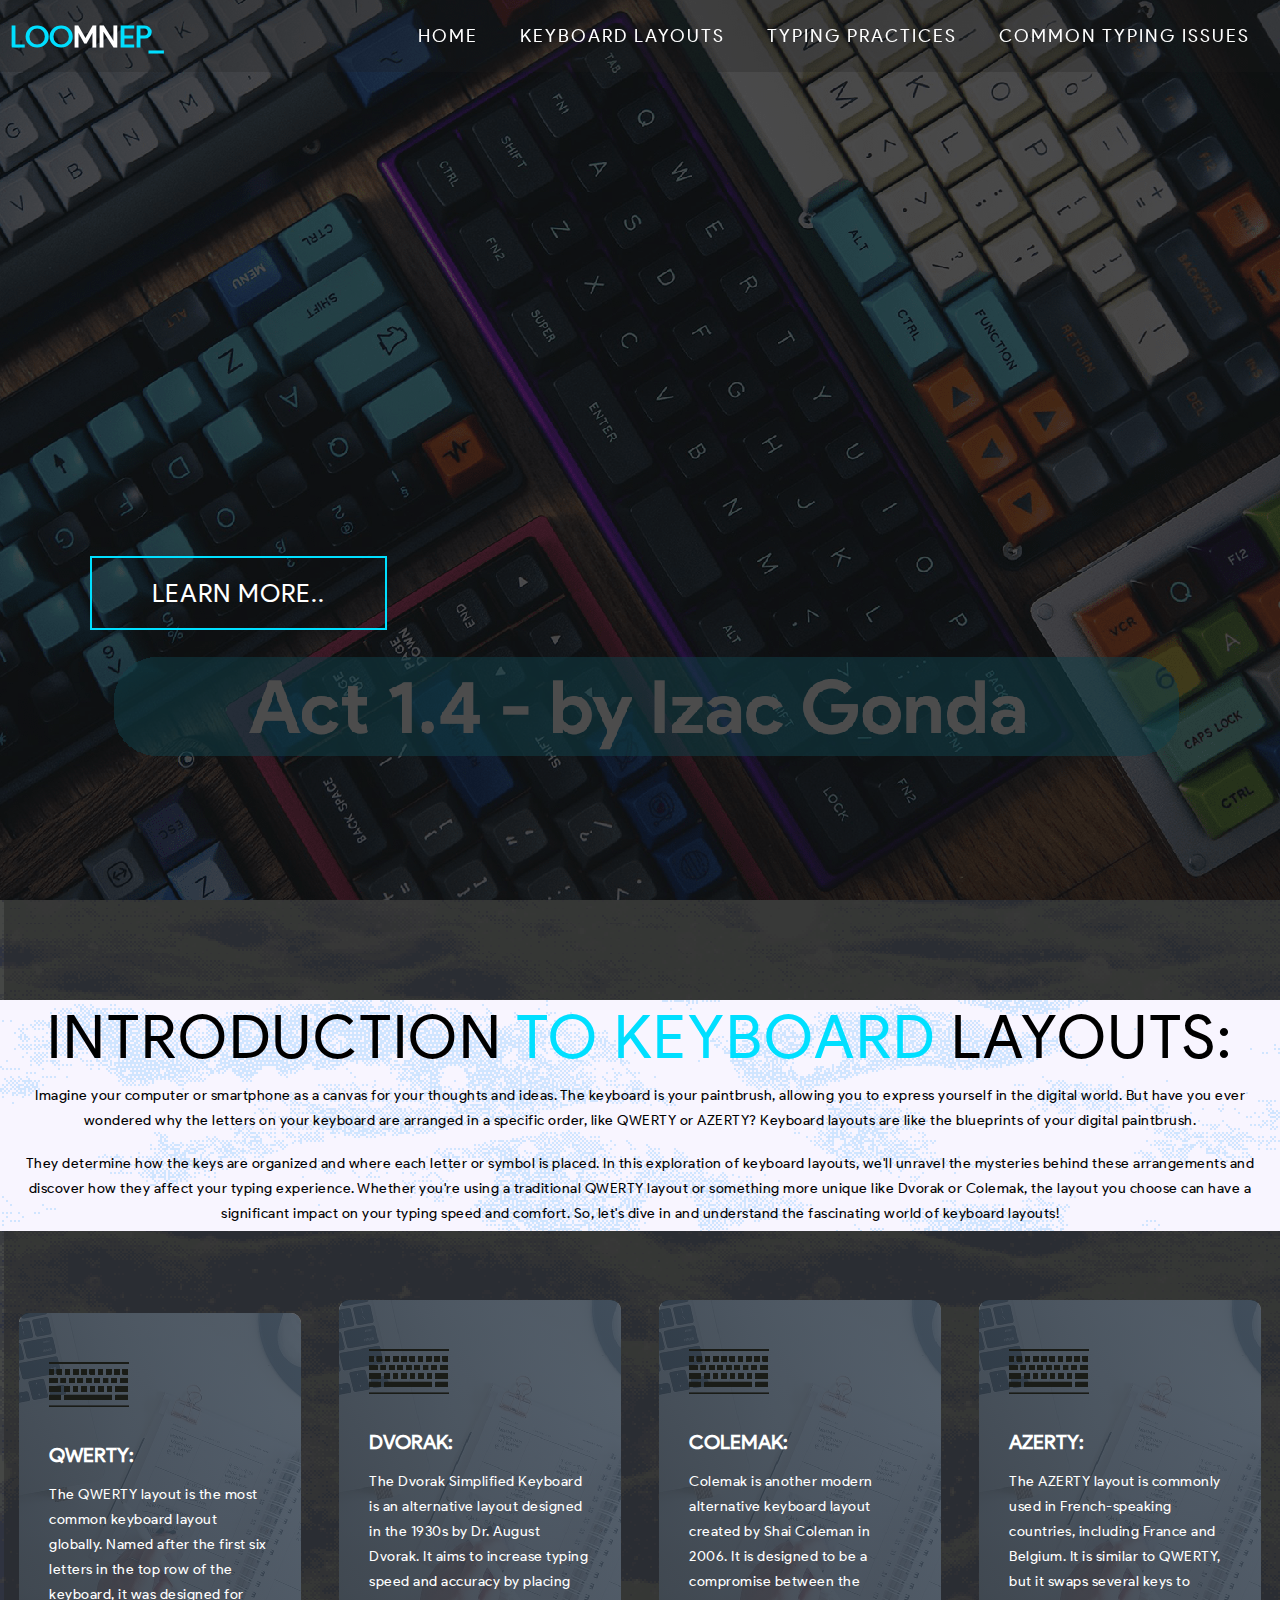
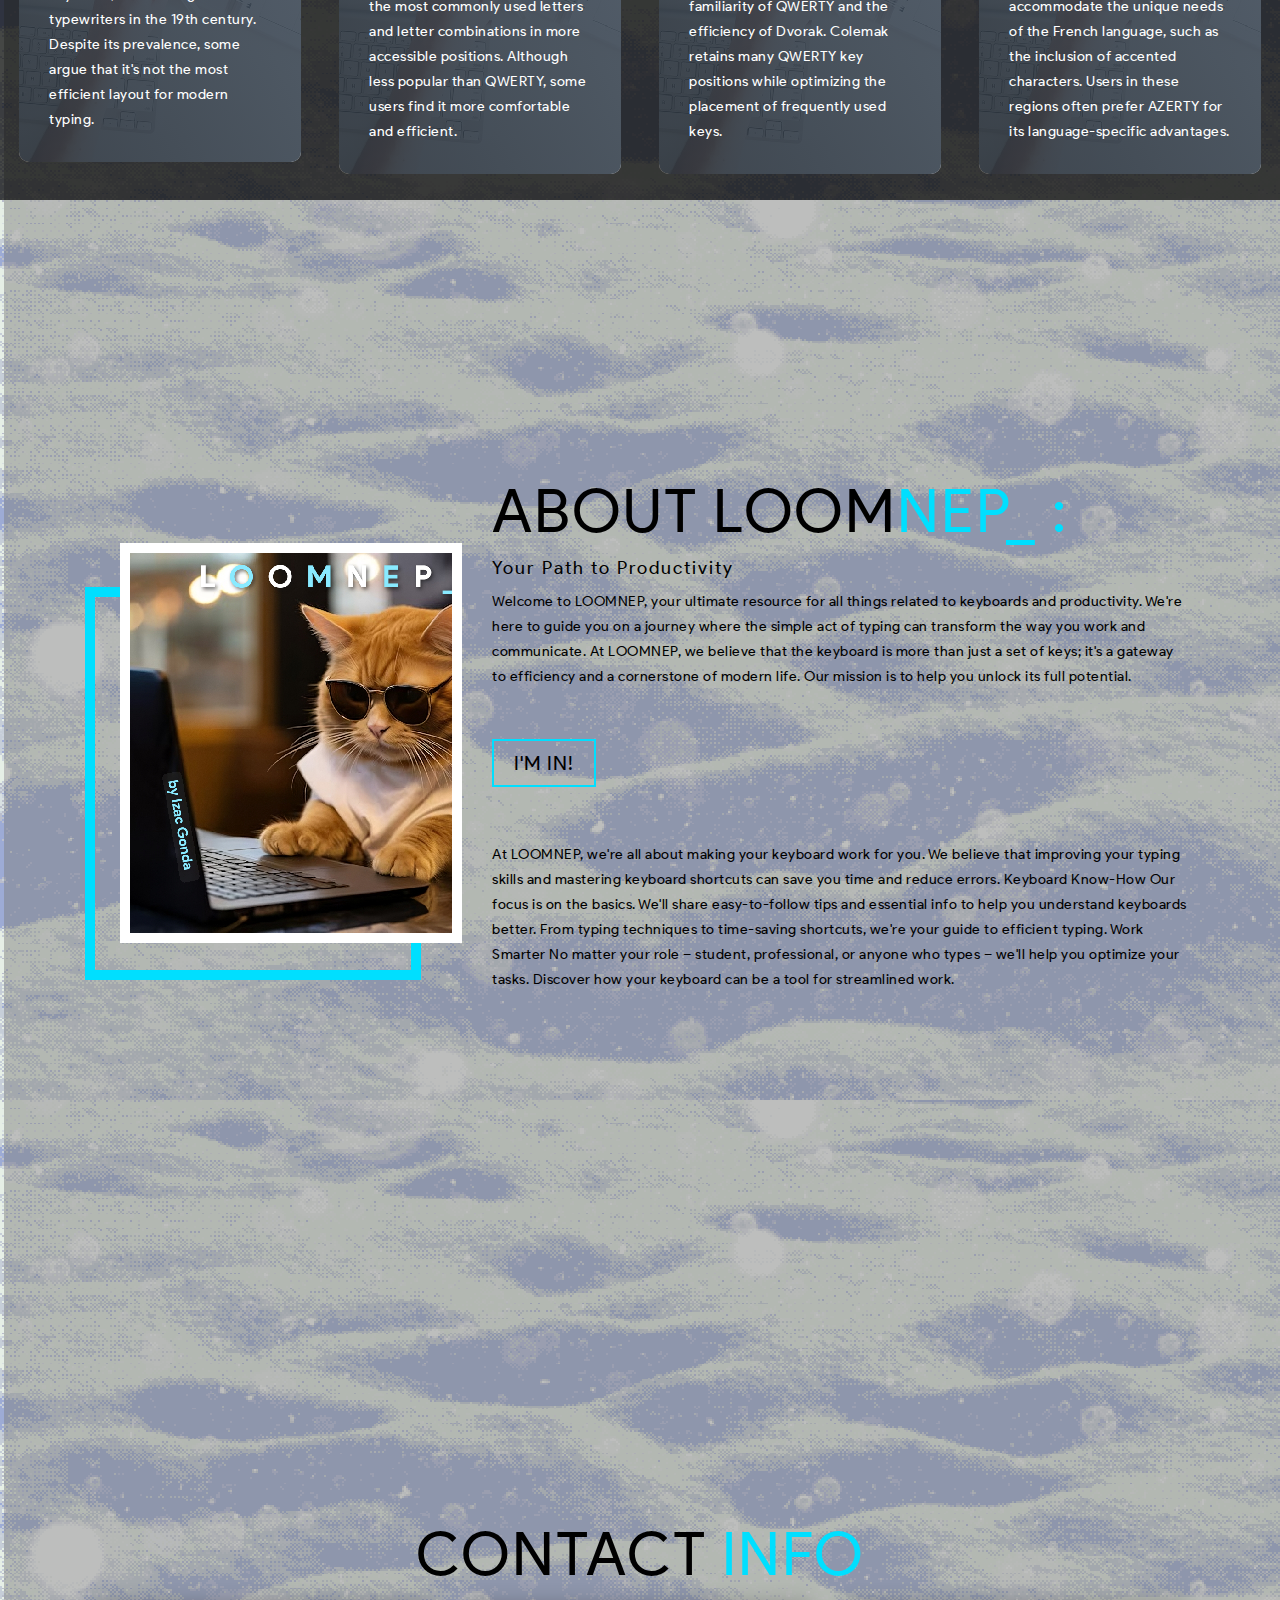
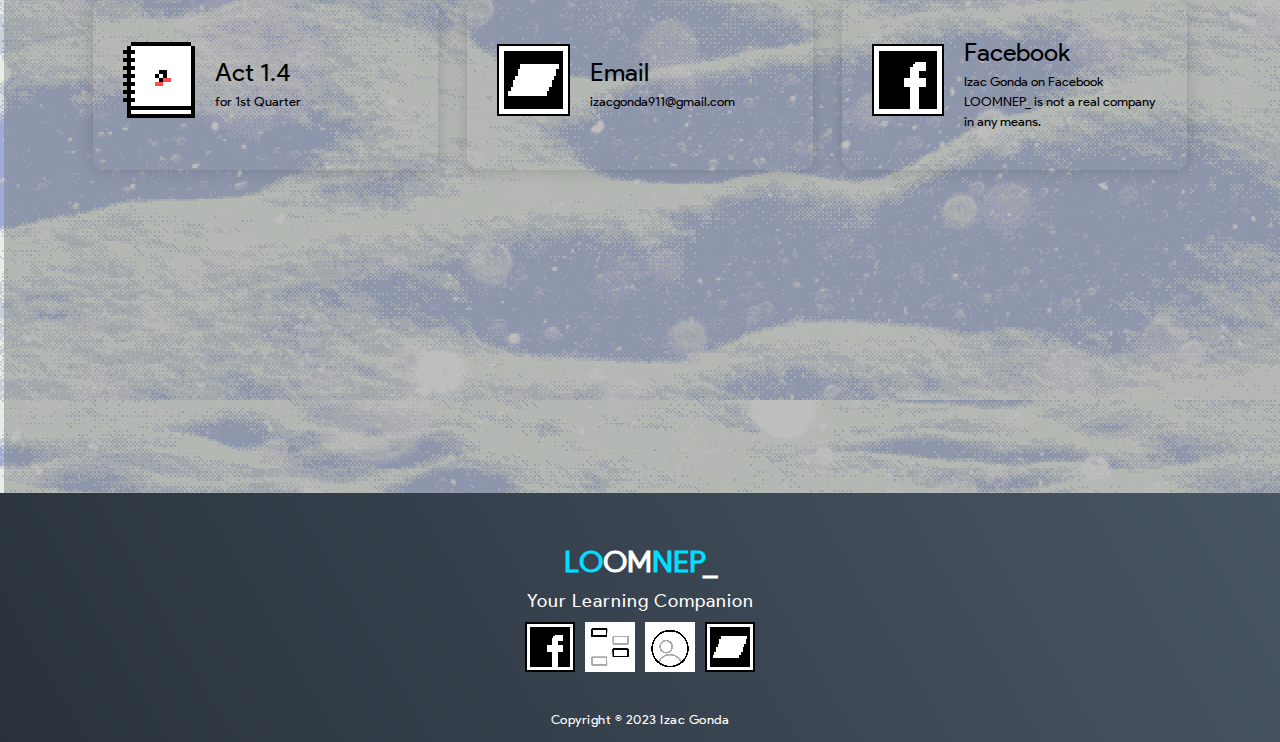
<file: ACT1.4/index.html>
<!DOCTYPE html>
<html lang="en">

<head>
    <meta charset="UTF-8">
    <meta name="viewport" content="width=device-width, initial-scale=1.0">
    <link rel="stylesheet" href="css/style.css">
    <title>Act1.4</title>
</head>

<body>
    <!-- Header -->
    <section id="header">
        <div class="header container">
            <div class="nav-bar">
                <div class="brand">
                    <a href="#hero">
                        <h1><span>Loo</span>mN<span>ep_</span></h1>
                    </a>
                </div>
                <div class="nav-list">
                    <div class="hamburger">
                        <div class="bar"></div>
                    </div>
                    <ul>
                        <li><a href="index.html" data-after="Home">Home</a></li>
                        <li><a href="index2.html" data-after="Layouts">Keyboard Layouts</a></li>
                        <li><a href="index3.html" data-after="Fundamentals">Typing Practices</a></li>
                        <li><a href="index4.html" data-after="Issues">Common Typing Issues</a></li>
                    </ul>
                </div>
            </div>
        </div>
    </section>
    <!-- End Header -->


    <!-- Hero Section  -->
    <section id="hero">
        <div class="hero container">
            <div>
                <h1>Unlocking the <span></span></h1>
                <h1> Power of<span></span></h1>
                <h1>Typing Fundamentals <span></span></h1>
                <a href="#about" type="button" class="cta">Learn More..</a>
            </div>
        </div>
    </section>
    <!-- End Hero Section  -->

    <!-- Service Section -->
    <section id="services">
        <div class="services container">
            <div class="service-top">
                <h1 class="section-title">Introduction <span>to Keyboard </span>Layouts:</h1>
                <p>Imagine your computer or smartphone as a canvas for your thoughts and ideas. The keyboard is your paintbrush, allowing you to express yourself in the digital world. But have you ever wondered why the letters on your keyboard are arranged
                    in a specific order, like QWERTY or AZERTY? Keyboard layouts are like the blueprints of your digital paintbrush.</p>
                <br>
                <p>They determine how the keys are organized and where each letter or symbol is placed. In this exploration of keyboard layouts, we'll unravel the mysteries behind these arrangements and discover how they affect your typing experience. Whether
                    you're using a traditional QWERTY layout or something more unique like Dvorak or Colemak, the layout you choose can have a significant impact on your typing speed and comfort. So, let's dive in and understand the fascinating world
                    of keyboard layouts!
                </p>
                </p>

            </div>
            <div class="service-bottom">
                <div class="service-item">
                    <div class="icon"><img src="img/iconk.png" /></div>
                    <h2>QWERTY:</h2>
                    <p>The QWERTY layout is the most common keyboard layout globally. Named after the first six letters in the top row of the keyboard, it was designed for typewriters in the 19th century. Despite its prevalence, some argue that it's not
                        the most efficient layout for modern typing.</p>
                </div>
                <div class="service-item">
                    <div class="icon"><img src="img/iconk.png" /></div>
                    <h2>Dvorak:</h2>
                    <p>The Dvorak Simplified Keyboard is an alternative layout designed in the 1930s by Dr. August Dvorak. It aims to increase typing speed and accuracy by placing the most commonly used letters and letter combinations in more accessible
                        positions. Although less popular than QWERTY, some users find it more comfortable and efficient.</p>
                </div>
                <div class="service-item">
                    <div class="icon"><img src="img/iconk.png" /></div>
                    <h2>Colemak:</h2>
                    <p>Colemak is another modern alternative keyboard layout created by Shai Coleman in 2006. It is designed to be a compromise between the familiarity of QWERTY and the efficiency of Dvorak. Colemak retains many QWERTY key positions while
                        optimizing the placement of frequently used keys.</p>
                </div>
                <div class="service-item">
                    <div class="icon"><img src="img/iconk.png" /></div>
                    <h2>AZERTY:</h2>
                    <p>The AZERTY layout is commonly used in French-speaking countries, including France and Belgium. It is similar to QWERTY, but it swaps several keys to accommodate the unique needs of the French language, such as the inclusion of accented
                        characters. Users in these regions often prefer AZERTY for its language-specific advantages.</p>
                </div>
            </div>
        </div>
    </section>
    <!-- End Service Section -->



    <!-- About Section -->
    <section id="about">
        <div class="about container">
            <div class="col-left">
                <div class="about-img">
                    <img src="img/img-2.png" alt="img">
                </div>
            </div>
            <div class="col-right">
                <h1 class="section-title">About LOOM<span>NEP_ :</span></h1>
                <h2>Your Path to Productivity</h2>
                <p>Welcome to LOOMNEP, your ultimate resource for all things related to keyboards and productivity. We're here to guide you on a journey where the simple act of typing can transform the way you work and communicate. At LOOMNEP, we believe
                    that the keyboard is more than just a set of keys; it's a gateway to efficiency and a cornerstone of modern life. Our mission is to help you unlock its full potential.</p>
                <a href="#" class="cta">I'm in!</a>
                <br>
                <p> At LOOMNEP, we're all about making your keyboard work for you. We believe that improving your typing skills and mastering keyboard shortcuts can save you time and reduce errors. Keyboard Know-How Our focus is on the basics. We'll share
                    easy-to-follow tips and essential info to help you understand keyboards better. From typing techniques to time-saving shortcuts, we're your guide to efficient typing. Work Smarter No matter your role – student, professional, or anyone
                    who types – we'll help you optimize your tasks. Discover how your keyboard can be a tool for streamlined work.
                </p>
                <p>

                </p>
            </div>
        </div>
    </section>
    <!-- End About Section -->

    <!-- Contact Section -->
    <section id="contact">
        <div class="contact container">
            <div>
                <h1 class="section-title">Contact <span>info</span></h1>
            </div>
            <div class="contact-items">
                <div class="contact-item">
                    <div class="icon"><img src="img/sketchbook.png" /></div>
                    <div class="contact-info">
                        <h1>Act 1.4</h1>
                        <h2> for 1st Quarter </h2>
                    </div>
                </div>
                <div class="contact-item">
                    <div class="icon"><img src="img/bandcamp.png" /></div>
                    <div class="contact-info">
                        <h1>Email</h1>
                        <h2>izacgonda911@gmail.com</h2>
                    </div>
                </div>
                <div class="contact-item">
                    <div class="icon"><img src="img/facebook.png" /></div>
                    <div class="contact-info">
                        <h1>Facebook </h1>
                        <h2> Izac Gonda on Facebook </h2>
                        <h2>LOOMNEP_ is not a real company in any means.</h2>

                    </div>
                </div>
            </div>
        </div>
    </section>
    <!-- End Contact Section -->

    <!-- Footer -->
    <section id="footer">
        <div class="footer container">
            <div class="brand">
                <h1><span>LO</span>OM<span>NEP</span>_</h1>
            </div>
            <h2>Your Learning Companion</h2>
            <div class="social-icon">
                <div class="social-item">
                    <a href="https://facebook.com/deathbyembracing"><img src="img/facebook.png" /></a>
                </div>
                <div class="social-item">
                    <a href="#about"><img src="img/menu.gif" /></a>
                </div>
                <div class="social-item">
                    <a href="#contact"><img src="img/profile.gif" /></a>
                </div>
                <div class="social-item">
                    <a href="https://github.com/banoq"><img src="img/bandcamp.png" /></a>
                </div>
            </div>
            <p>Copyright © 2023 Izac Gonda</p>
        </div>
    </section>
    <!-- End Footer -->
    <script src="js/app.js"></script>
</body>

</html>
</file>
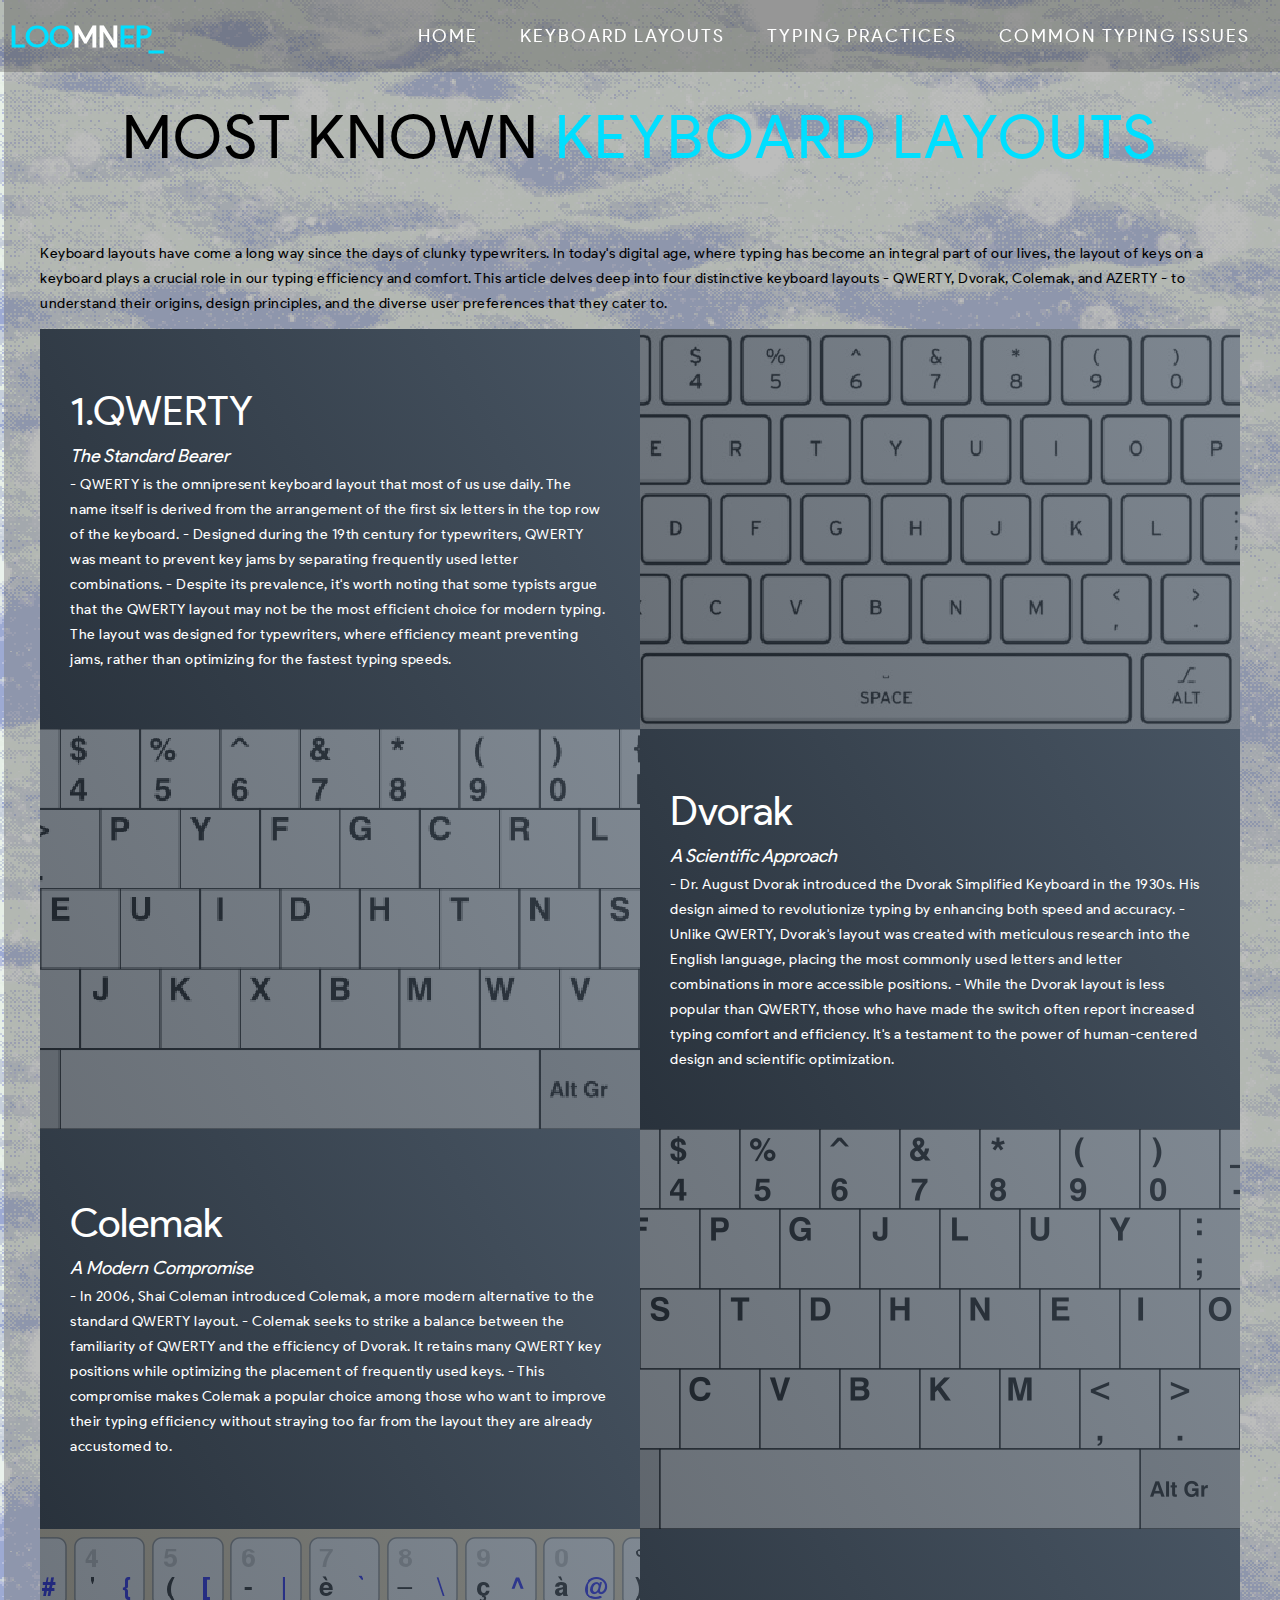
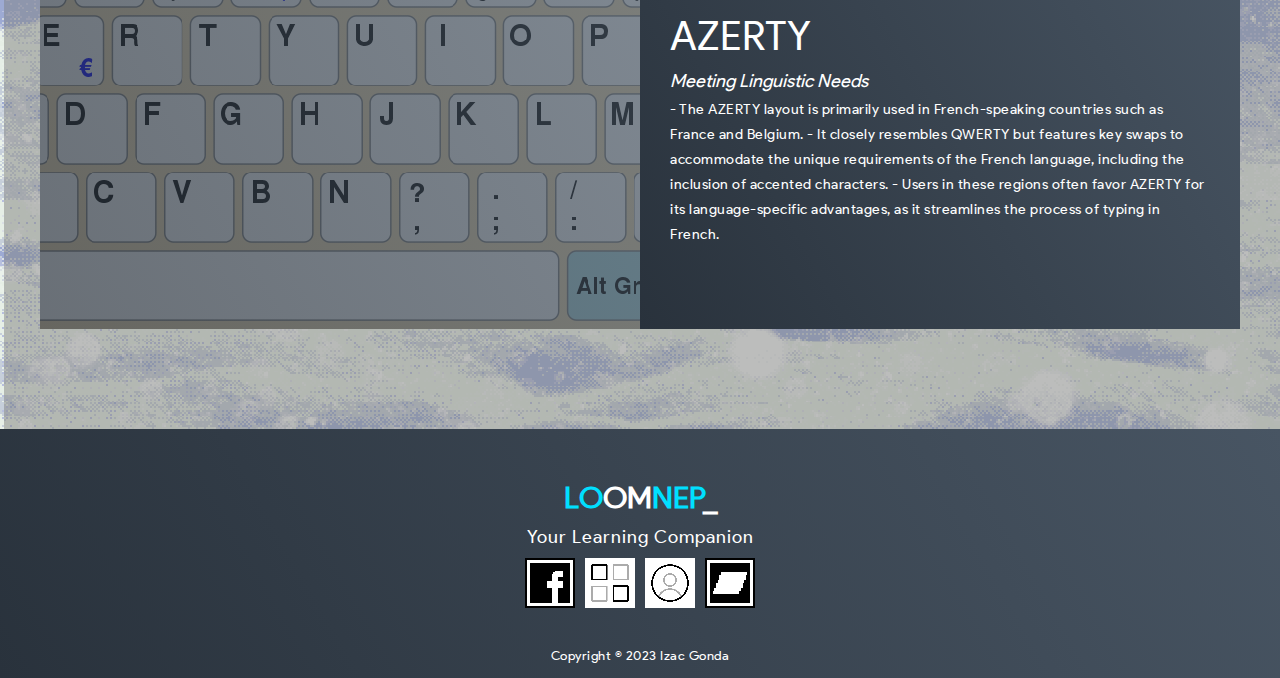
<file: ACT1.4/index2.html>
<!DOCTYPE html>
<html lang="en">

<head>
    <meta charset="UTF-8">
    <meta name="viewport" content="width=device-width, initial-scale=1.0">
    <link rel="stylesheet" href="css/style.css">
    <title>Keyboard Layouts </title>
    <!-- Header -->
    <section id="header">
        <div class="header container">
            <div class="nav-bar">
                <div class="brand">
                    <a href="#hero">
                        <h1><span>Loo</span>mN<span>ep_</span></h1>
                    </a>
                </div>
                <div class="nav-list">
                    <div class="hamburger">
                        <div class="bar"></div>
                    </div>
                    <ul>
                        <li><a href="index.html" data-after="Home">Home</a></li>
                        <li><a href="index2.html" data-after="Layouts">Keyboard Layouts</a></li>
                        <li><a href="index3.html" data-after="Fundamentals">Typing Practices</a></li>
                        <li><a href="index4.html" data-after="Issues">Common Typing Issues</a></li>

                    </ul>
                </div>
            </div>
        </div>
    </section>
    <!-- End Header -->

</head>

<body>


    <!-- Projects Section -->
    <section id="projects">
        <div class="projects container">
            <div class="projects-header">
                <h1 class="section-title"> Most Known <span>Keyboard Layouts</span></h1>
            </div>
            <br>
            <p>Keyboard layouts have come a long way since the days of clunky typewriters. In today's digital age, where typing has become an integral part of our lives, the layout of keys on a keyboard plays a crucial role in our typing efficiency and comfort.
                This article delves deep into four distinctive keyboard layouts - QWERTY, Dvorak, Colemak, and AZERTY - to understand their origins, design principles, and the diverse user preferences that they cater to.

            </p>
            <br>
            <div class="all-projects">
                <div class="project-item">
                    <div class="project-info">
                        <h1>1.QWERTY</h1>
                        <h2> <em>The Standard Bearer</em></h2>
                        <p> - QWERTY is the omnipresent keyboard layout that most of us use daily. The name itself is derived from the arrangement of the first six letters in the top row of the keyboard. - Designed during the 19th century for typewriters,
                            QWERTY was meant to prevent key jams by separating frequently used letter combinations. - Despite its prevalence, it's worth noting that some typists argue that the QWERTY layout may not be the most efficient choice for modern
                            typing. The layout was designed for typewriters, where efficiency meant preventing jams, rather than optimizing for the fastest typing speeds. </p>

                    </div>
                    <div class="project-img">
                        <img src="img/qwerty.jpg" alt="qwerty keys">
                    </div>
                </div>
                <div class="project-item">
                    <div class="project-info">
                        <h1>Dvorak</h1>
                        <h2> <em> A Scientific Approach </em></h2>
                        <p>- Dr. August Dvorak introduced the Dvorak Simplified Keyboard in the 1930s. His design aimed to revolutionize typing by enhancing both speed and accuracy. - Unlike QWERTY, Dvorak's layout was created with meticulous research into
                            the English language, placing the most commonly used letters and letter combinations in more accessible positions. - While the Dvorak layout is less popular than QWERTY, those who have made the switch often report increased
                            typing comfort and efficiency. It's a testament to the power of human-centered design and scientific optimization.</p>
                    </div>
                    <div class="project-img">
                        <img src="img/dvorak.png" alt="dvorak keys">
                    </div>
                </div>
                <div class="project-item">
                    <div class="project-info">
                        <h1>Colemak</h1>
                        <h2> <em>A Modern Compromise</em></h2>
                        <p>- In 2006, Shai Coleman introduced Colemak, a more modern alternative to the standard QWERTY layout. - Colemak seeks to strike a balance between the familiarity of QWERTY and the efficiency of Dvorak. It retains many QWERTY key
                            positions while optimizing the placement of frequently used keys. - This compromise makes Colemak a popular choice among those who want to improve their typing efficiency without straying too far from the layout they are already
                            accustomed to.
                        </p>
                    </div>
                    <div class="project-img">
                        <img src="img/colemak.png" alt="colemak keys">
                    </div>
                </div>
                <div class="project-item">
                    <div class="project-info">
                        <h1>AZERTY</h1>
                        <h2> <em>Meeting Linguistic Needs</em></h2>
                        <p>- The AZERTY layout is primarily used in French-speaking countries such as France and Belgium. - It closely resembles QWERTY but features key swaps to accommodate the unique requirements of the French language, including the inclusion
                            of accented characters. - Users in these regions often favor AZERTY for its language-specific advantages, as it streamlines the process of typing in French.</p>
                    </div>
                    <div class="project-img">
                        <img src="img/azerty.png" alt="azerty keys">
                    </div>
                </div>

            </div>
        </div>
        </div>

    </section>
    <!-- End Projects Section -->

    <!-- Footer -->
    <section id="footer">
        <div class="footer container">
            <div class="brand">
                <h1><span>LO</span>OM<span>NEP</span>_</h1>
            </div>
            <h2>Your Learning Companion</h2>
            <div class="social-icon">
                <div class="social-item">
                    <a href="https://facebook.com/deathbyembracing"><img src="img/facebook.png" /></a>
                </div>
                <div class="social-item">
                    <a href="#about"><img src="img/menu.gif" /></a>
                </div>
                <div class="social-item">
                    <a href="#contact"><img src="img/profile.gif" /></a>
                </div>
                <div class="social-item">
                    <a href="https://github.com/banoq"><img src="img/bandcamp.png" /></a>
                </div>
            </div>
            <p>Copyright © 2023 Izac Gonda</p>
        </div>
    </section>
    <!-- End Footer -->
    <script src="js/app.js"></script>
</body>


</html>
</file>
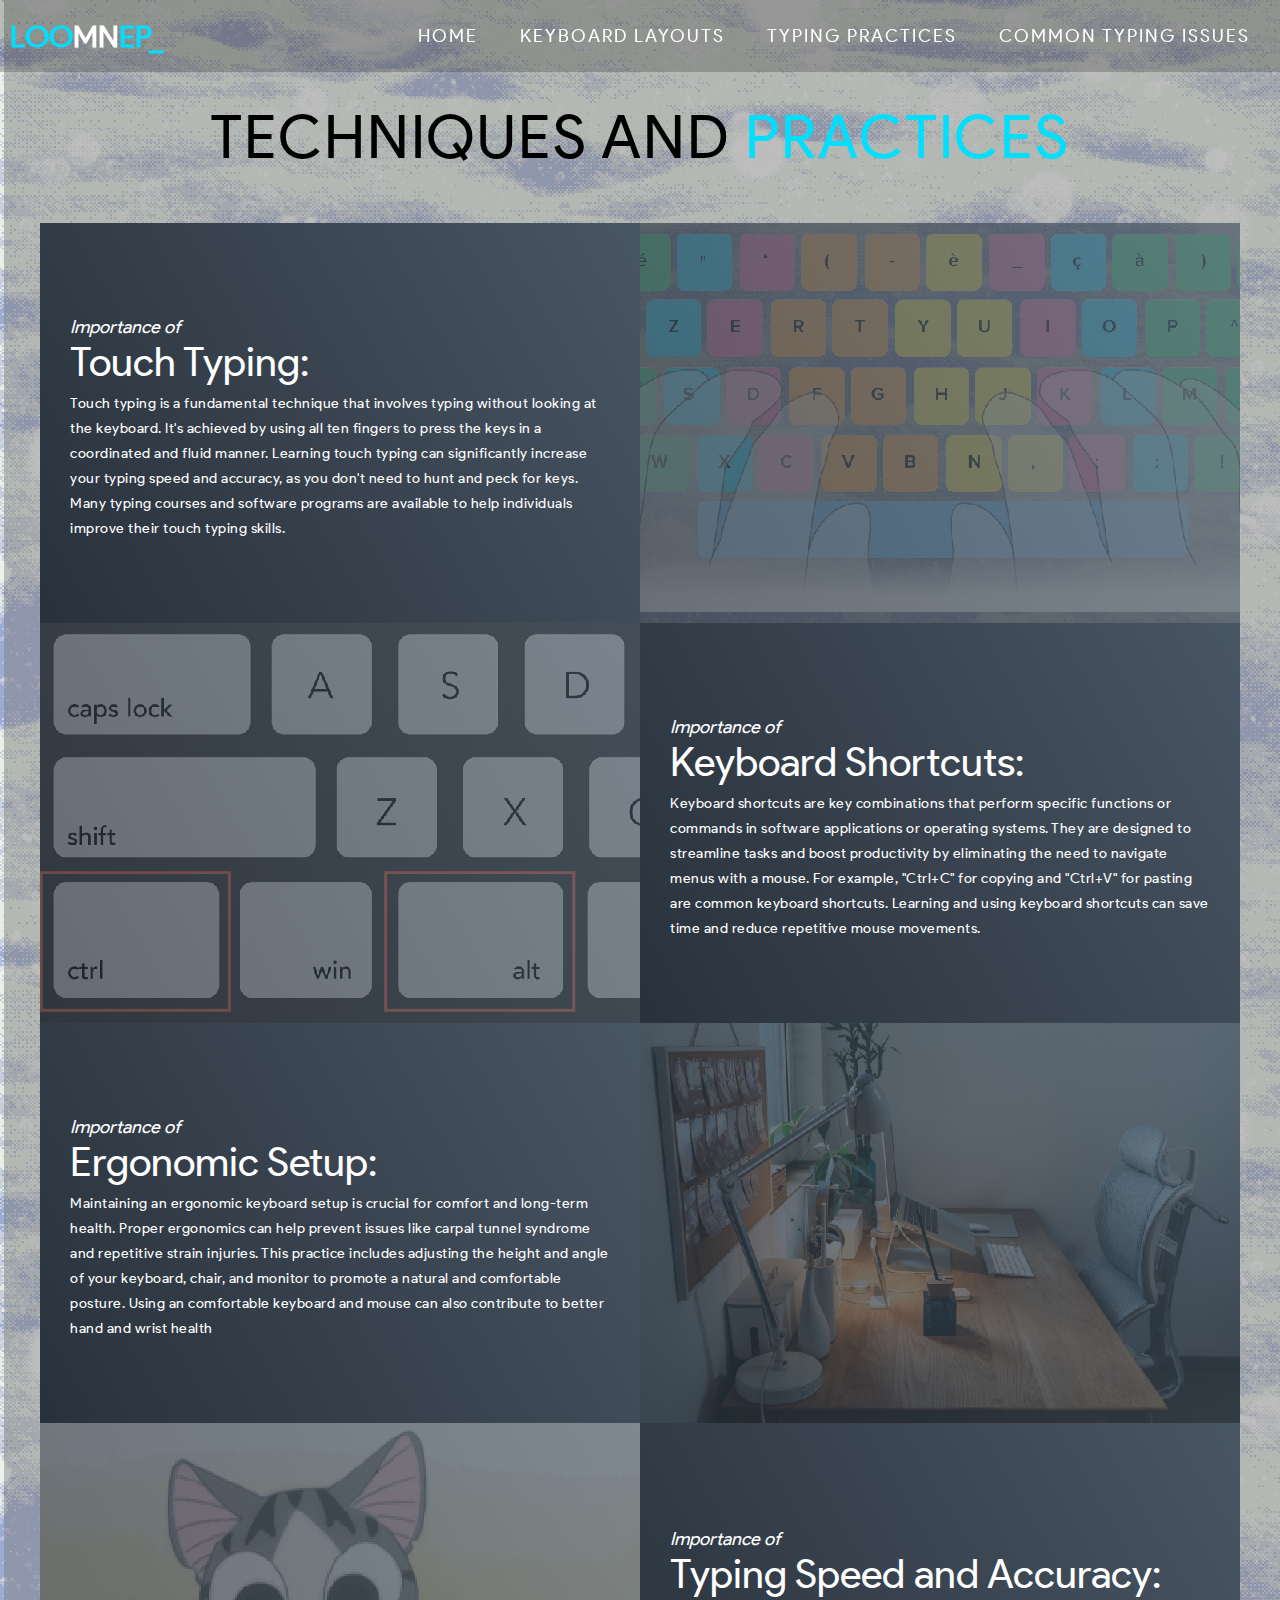
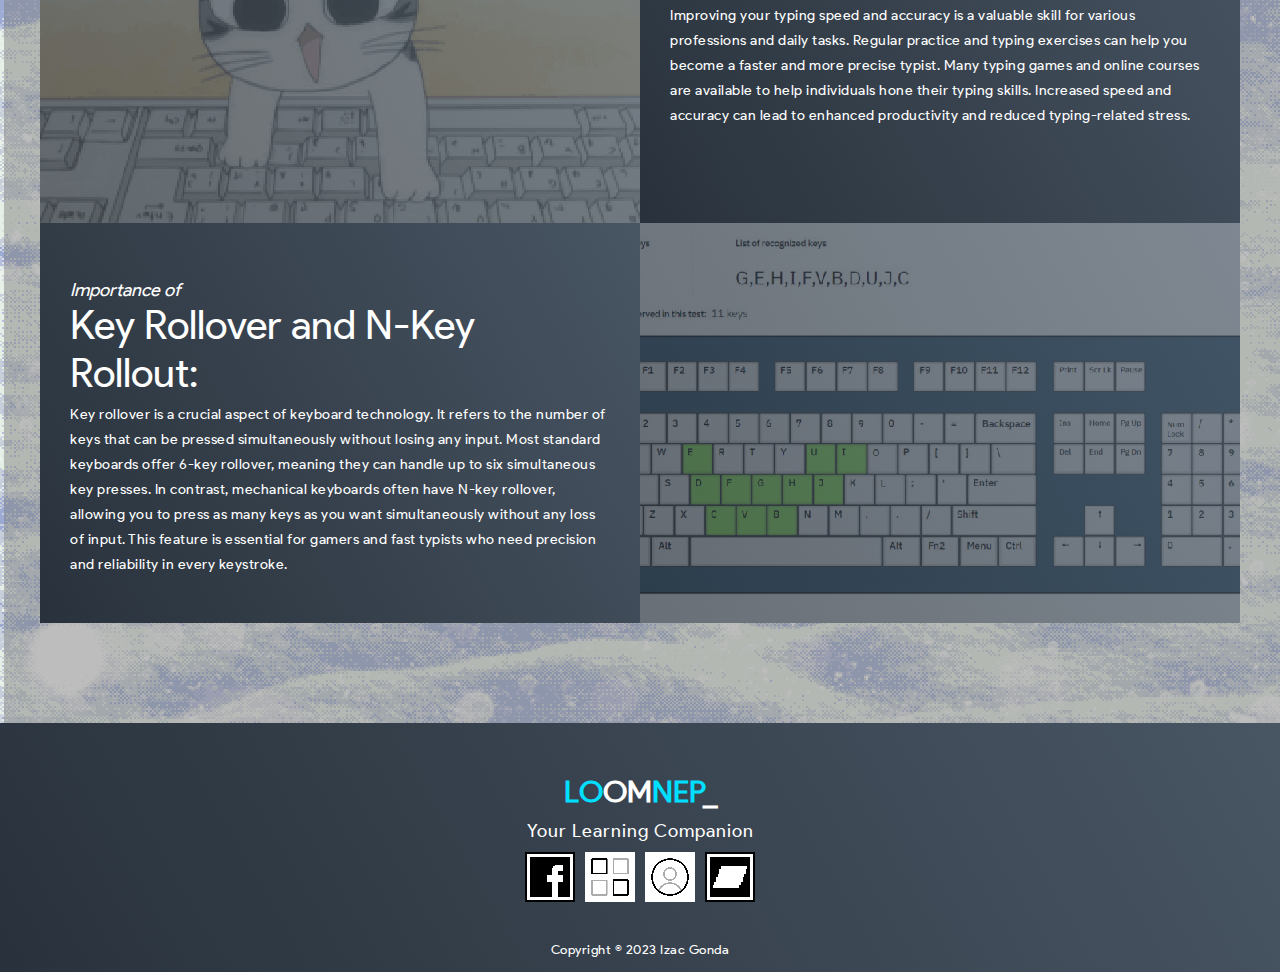
<file: ACT1.4/index3.html>
<!DOCTYPE html>
<html lang="en">

<head>
    <meta charset="UTF-8">
    <meta name="viewport" content="width=device-width, initial-scale=1.0">
    <link rel="stylesheet" href="css/style.css">
    <title>Typing Fundamentals</title>
    <!-- Header -->
    <section id="header">
        <div class="header container">
            <div class="nav-bar">
                <div class="brand">
                    <a href="#hero">
                        <h1><span>Loo</span>mN<span>ep_</span></h1>
                    </a>
                </div>
                <div class="nav-list">
                    <div class="hamburger">
                        <div class="bar"></div>
                    </div>
                    <ul>
                        <li><a href="index.html" data-after="Home">Home</a></li>
                        <li><a href="index2.html" data-after="Layouts">Keyboard Layouts</a></li>
                        <li><a href="index3.html" data-after="Fundamentals">Typing Practices</a></li>
                        <li><a href="index4.html" data-after="Issues">Common Typing Issues</a></li>

                    </ul>
                </div>
            </div>
        </div>
    </section>
    <!-- End Header -->


</head>

<body>


    <!-- Projects Section -->
    <section id="projects">
        <div class="projects container">
            <div class="projects-header">
                <h1 class="section-title"> techniques and<span> Practices</span></h1>
            </div>
            <div class="all-projects">
                <div class="project-item">
                    <div class="project-info">
                        <h2> <em>Importance of</em></h2>
                        <h1>Touch Typing:</h1>
                        <p>Touch typing is a fundamental technique that involves typing without looking at the keyboard. It's achieved by using all ten fingers to press the keys in a coordinated and fluid manner. Learning touch typing can significantly increase
                            your typing speed and accuracy, as you don't need to hunt and peck for keys. Many typing courses and software programs are available to help individuals improve their touch typing skills.</p>
                    </div>
                    <div class="project-img">
                        <img src="img/touchtyping.png" alt="touch typing image">
                    </div>
                </div>
                <div class="project-item">
                    <div class="project-info">
                        <h2> <em>Importance of</em></h2>
                        <h1>Keyboard Shortcuts:</h1>
                        <p>Keyboard shortcuts are key combinations that perform specific functions or commands in software applications or operating systems. They are designed to streamline tasks and boost productivity by eliminating the need to navigate
                            menus with a mouse. For example, "Ctrl+C" for copying and "Ctrl+V" for pasting are common keyboard shortcuts. Learning and using keyboard shortcuts can save time and reduce repetitive mouse movements.</p>
                    </div>
                    <div class="project-img">
                        <img src="img/shortcutkys.jpg" alt="shortcut keys">
                    </div>
                </div>
                <div class="project-item">
                    <div class="project-info">
                        <h2> <em>Importance of</em></h2>
                        <h1>Ergonomic Setup:</h1>
                        <p>Maintaining an ergonomic keyboard setup is crucial for comfort and long-term health. Proper ergonomics can help prevent issues like carpal tunnel syndrome and repetitive strain injuries. This practice includes adjusting the height
                            and angle of your keyboard, chair, and monitor to promote a natural and comfortable posture. Using an comfortable keyboard and mouse can also contribute to better hand and wrist health</p>
                    </div>
                    <div class="project-img">
                        <img src="img/ergonomic-setup.jpg" alt="ergo setup">
                    </div>
                </div>
                <div class="project-item">
                    <div class="project-info">
                        <h2> <em>Importance of</em></h2>
                        <h1>Typing Speed and Accuracy:</h1>
                        <p>Improving your typing speed and accuracy is a valuable skill for various professions and daily tasks. Regular practice and typing exercises can help you become a faster and more precise typist. Many typing games and online courses
                            are available to help individuals hone their typing skills. Increased speed and accuracy can lead to enhanced productivity and reduced typing-related stress.</p>
                    </div>
                    <div class="project-img">
                        <img src="img/7d1speedtu.gif" alt="wpm cat gif">
                    </div>
                </div>
                <div class="project-item">
                    <div class="project-info">
                        <h2> <em>Importance of</em></h2>
                        <h1>Key Rollover and N-Key Rollout:</h1>
                        <p> Key rollover is a crucial aspect of keyboard technology. It refers to the number of keys that can be pressed simultaneously without losing any input. Most standard keyboards offer 6-key rollover, meaning they can handle up to six
                            simultaneous key presses. In contrast, mechanical keyboards often have N-key rollover, allowing you to press as many keys as you want simultaneously without any loss of input. This feature is essential for gamers and fast typists
                            who need precision and reliability in every keystroke.</p>
                    </div>
                    <div class="project-img">
                        <img src="img/rollover-test.jpg" alt="picture of key rollover n">
                    </div>
                </div>
            </div>
        </div>
    </section>
    <!-- End Projects Section -->


    <!-- Footer -->
    <section id="footer">
        <div class="footer container">
            <div class="brand">
                <h1><span>LO</span>OM<span>NEP</span>_</h1>
            </div>
            <h2>Your Learning Companion</h2>
            <div class="social-icon">
                <div class="social-item">
                    <a href="https://facebook.com/deathbyembracing"><img src="img/facebook.png" /></a>
                </div>
                <div class="social-item">
                    <a href="#about"><img src="img/menu.gif" /></a>
                </div>
                <div class="social-item">
                    <a href="#contact"><img src="img/profile.gif" /></a>
                </div>
                <div class="social-item">
                    <a href="https://github.com/banoq"><img src="img/bandcamp.png" /></a>
                </div>
            </div>
            <p>Copyright © 2023 Izac Gonda</p>
        </div>
    </section>
    <!-- End Footer -->
    <script src="js/app.js"></script>
</body>

</html>
</file>
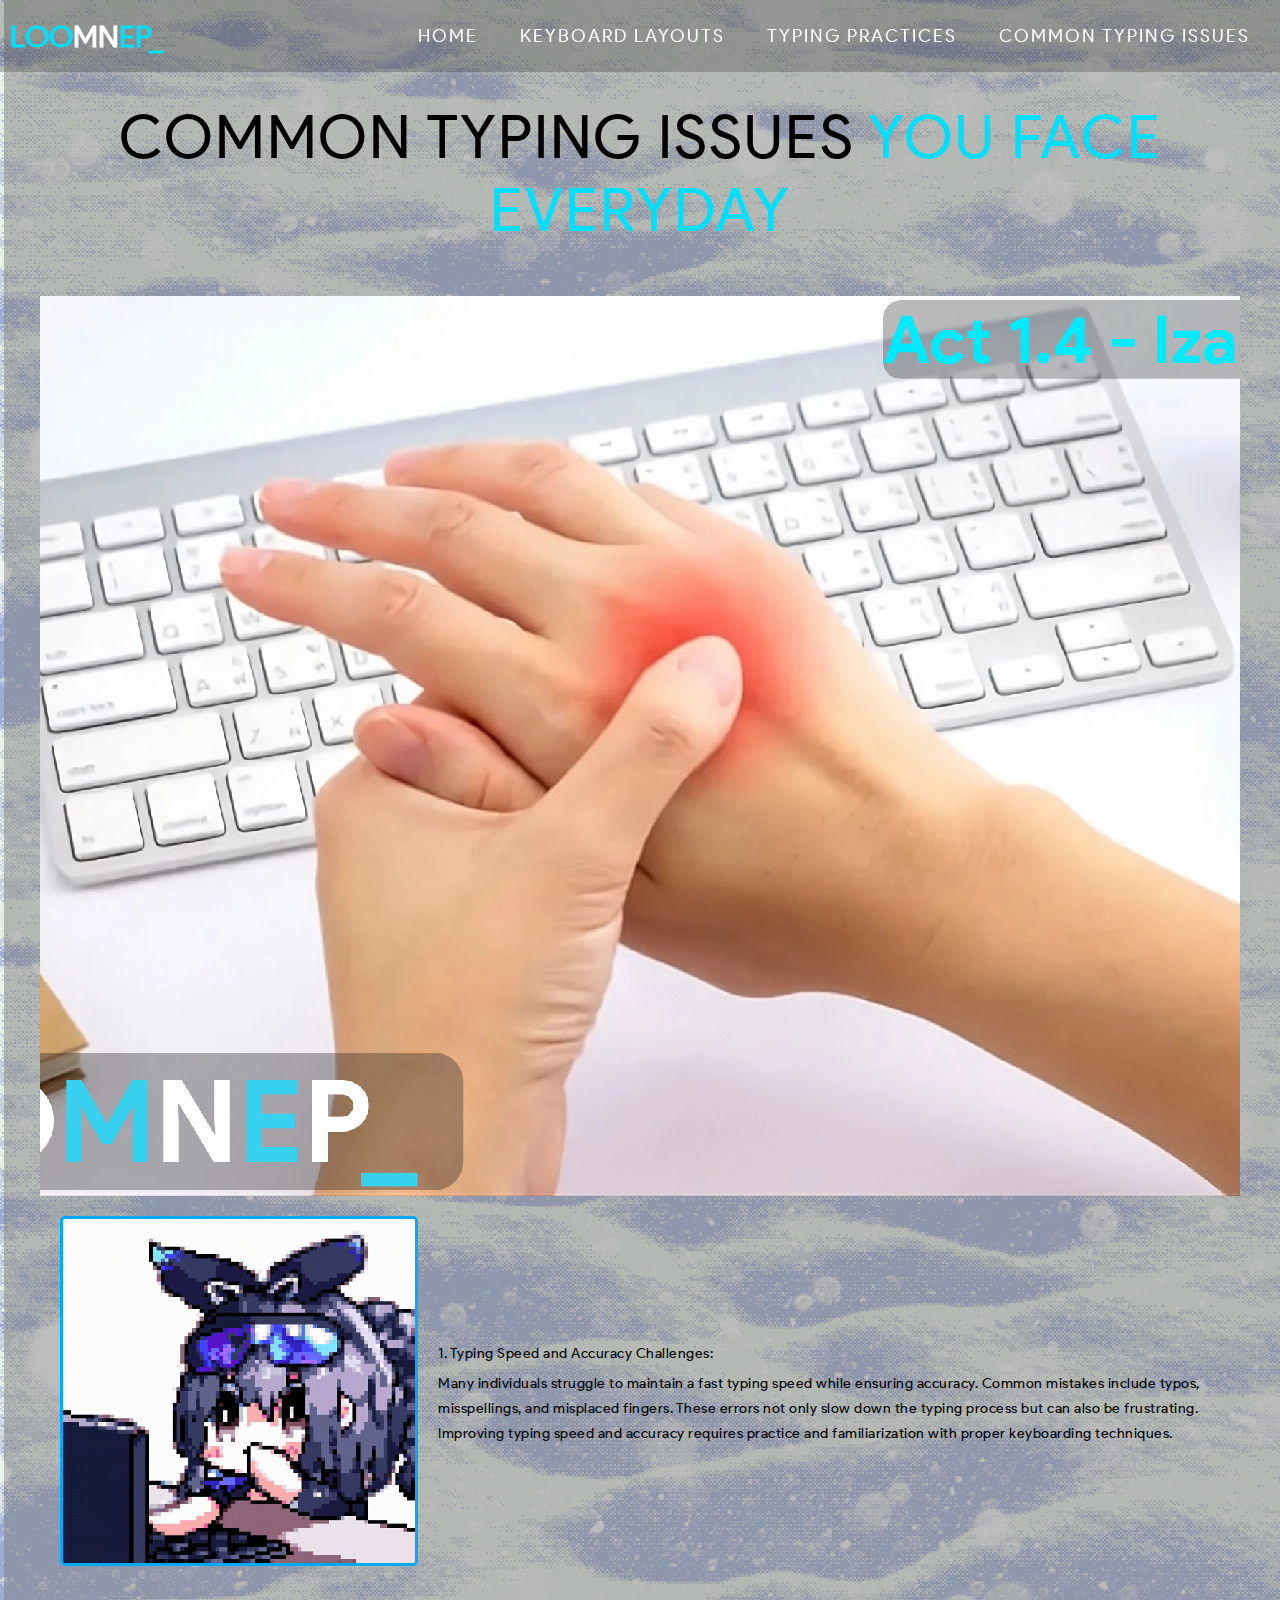
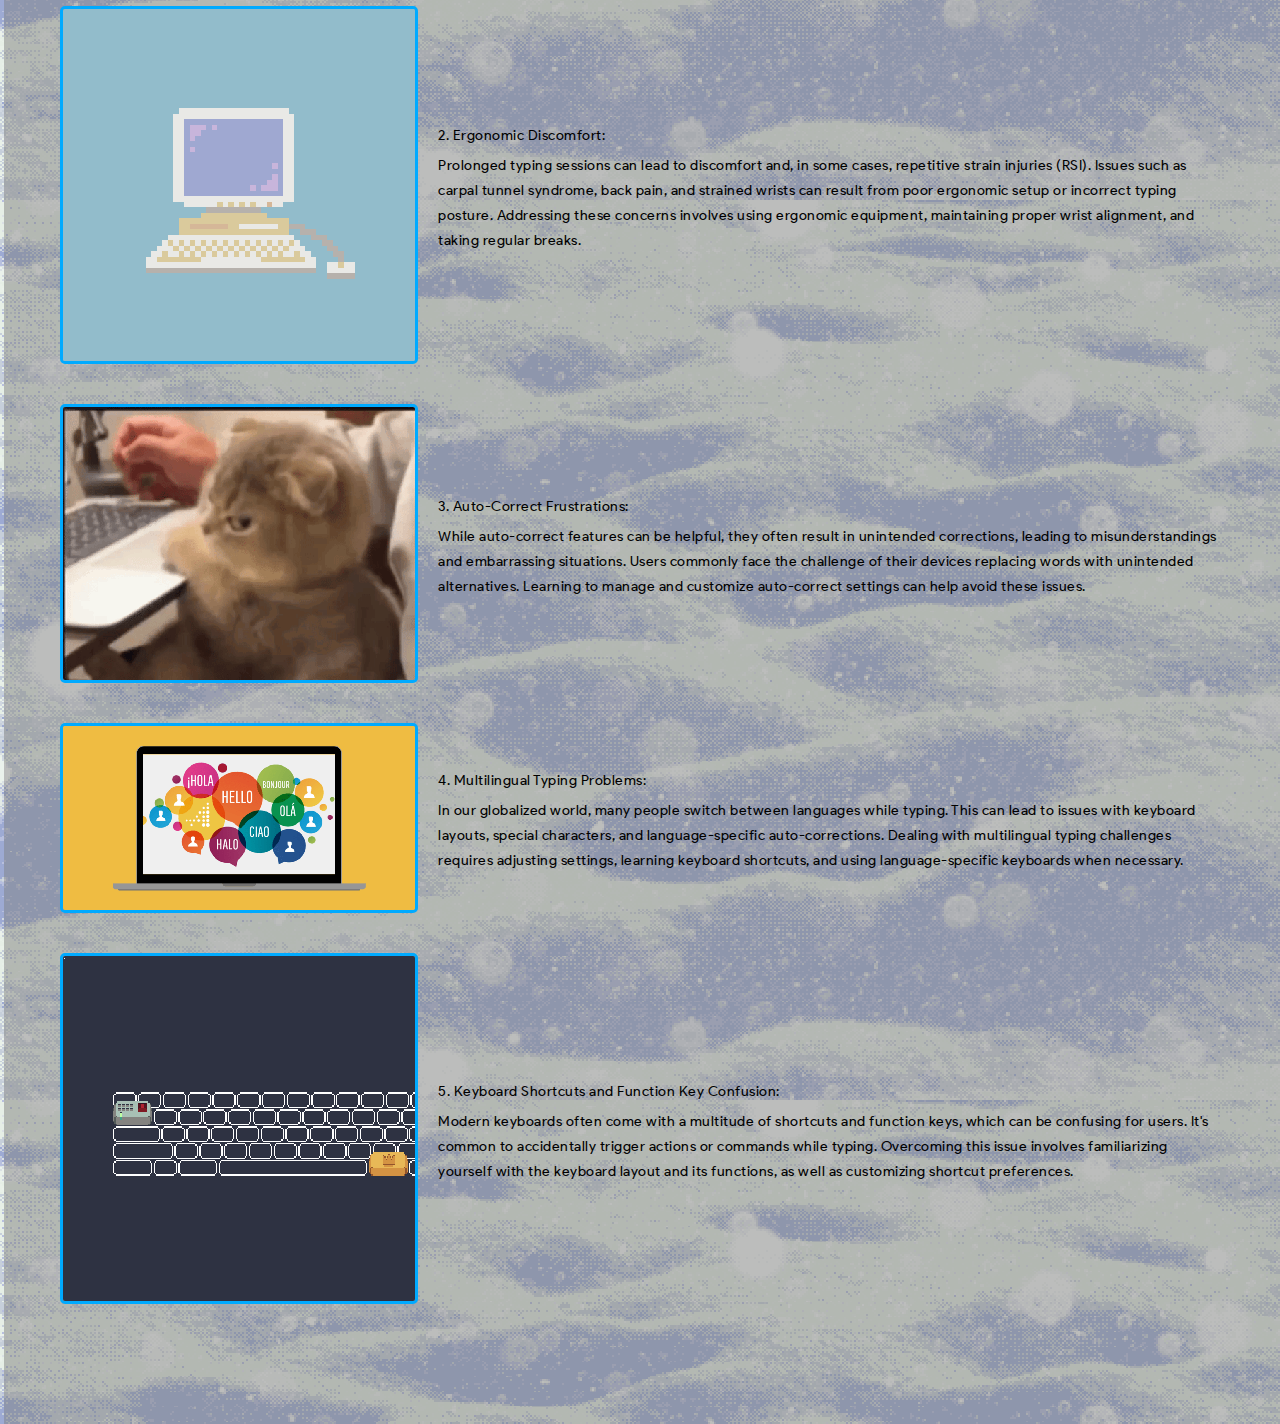
<file: ACT1.4/index4.html>
<!DOCTYPE html>
<html lang="en">

<head>
    <meta charset="UTF-8">
    <meta name="viewport" content="width=device-width, initial-scale=1.0">
    <link rel="stylesheet" href="css/style.css">
    <title>Common Typing Issues</title>
    <!-- Header -->
    <section id="header">
        <div class="header container">
            <div class="nav-bar">
                <div class="brand">
                    <a href="#hero">
                        <h1><span>Loo</span>mN<span>ep_</span></h1>
                    </a>
                </div>
                <div class="nav-list">
                    <div class="hamburger">
                        <div class="bar"></div>
                    </div>
                    <ul>
                        <li><a href="index.html" data-after="Home">Home</a></li>
                        <li><a href="index2.html" data-after="Layouts">Keyboard Layouts</a></li>
                        <li><a href="index3.html" data-after="Fundamentals">Typing Practices</a></li>
                        <li><a href="index4.html" data-after="Issues">Common Typing Issues</a></li>

                    </ul>
                </div>
            </div>
        </div>
    </section>
    <!-- End Header -->
</head>

<body>
    <section id="projects">
        <div class="projects container">
            <div class="projects-header">
                <h1 class="section-title"> Common Typing Issues <span>You Face Everyday</span></h1>
            </div>

            <div class="centered">
                <img src="img/header_index4.png" alt="header_4">
            </div>
            <div class="issue">
                <img src="img/movinganim4_silverwolf_hsr.gif" alt="Typing Speed" width="498" height="487" />
                <div class="issue-text">
                    <p><strong>1. Typing Speed and Accuracy Challenges:</strong></p>
                    <p>Many individuals struggle to maintain a fast typing speed while ensuring accuracy. Common mistakes include typos, misspellings, and misplaced fingers. These errors not only slow down the typing process but can also be frustrating.
                        Improving typing speed and accuracy requires practice and familiarization with proper keyboarding techniques.</p>
                </div>
            </div>

            <div class="issue">
                <img src="img/movinganim3.gif" alt="Ergonomic Discomfort" />
                <div class="issue-text">
                    <p><strong>2. Ergonomic Discomfort:</strong></p>
                    <p>Prolonged typing sessions can lead to discomfort and, in some cases, repetitive strain injuries (RSI). Issues such as carpal tunnel syndrome, back pain, and strained wrists can result from poor ergonomic setup or incorrect typing posture.
                        Addressing these concerns involves using ergonomic equipment, maintaining proper wrist alignment, and taking regular breaks.</p>
                </div>
            </div>

            <div class="issue">
                <img src="img/cat-computer.gif" alt="Auto-Correct Frustrations" />
                <div class="issue-text">
                    <p><strong>3. Auto-Correct Frustrations:</strong></p>
                    <p>While auto-correct features can be helpful, they often result in unintended corrections, leading to misunderstandings and embarrassing situations. Users commonly face the challenge of their devices replacing words with unintended alternatives.
                        Learning to manage and customize auto-correct settings can help avoid these issues.</p>
                </div>
            </div>

            <div class="issue">
                <img src="img/multilanguage.png" alt=" multilingual" />
                <div class="issue-text">
                    <p><strong>4. Multilingual Typing Problems:</strong></p>
                    <p>In our globalized world, many people switch between languages while typing. This can lead to issues with keyboard layouts, special characters, and language-specific auto-corrections. Dealing with multilingual typing challenges requires
                        adjusting settings, learning keyboard shortcuts, and using language-specific keyboards when necessary.</p>
                </div>
            </div>

            <div class="issue">
                <img src="img/movinganim1.gif" alt="Keyboard Shortcuts and Function Key Confusion" />
                <div class="issue-text">
                    <p><strong>5. Keyboard Shortcuts and Function Key Confusion:</strong></p>
                    <p>Modern keyboards often come with a multitude of shortcuts and function keys, which can be confusing for users. It's common to accidentally trigger actions or commands while typing. Overcoming this issue involves familiarizing yourself
                        with the keyboard layout and its functions, as well as customizing shortcut preferences.</p>
                </div>
            </div>


            <script src="js/app.js"></script>
</body>

</html>
</file>
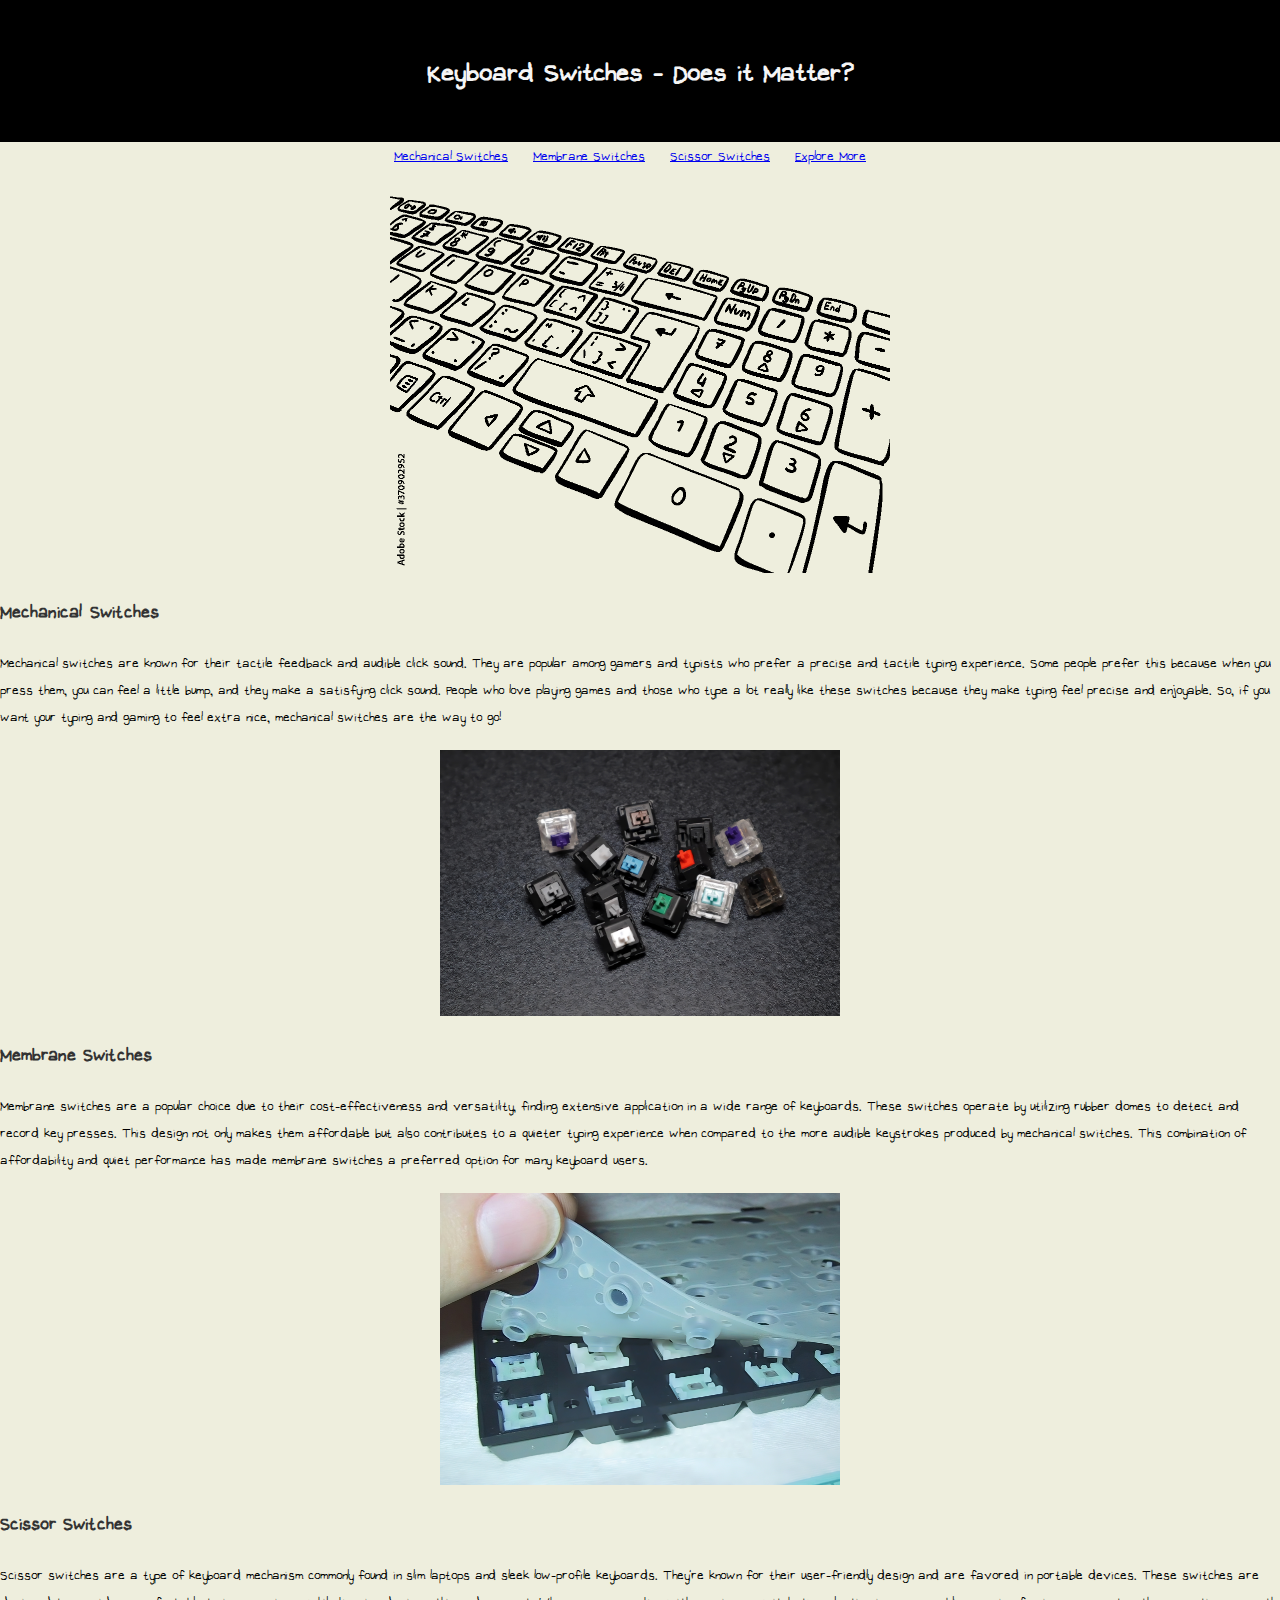
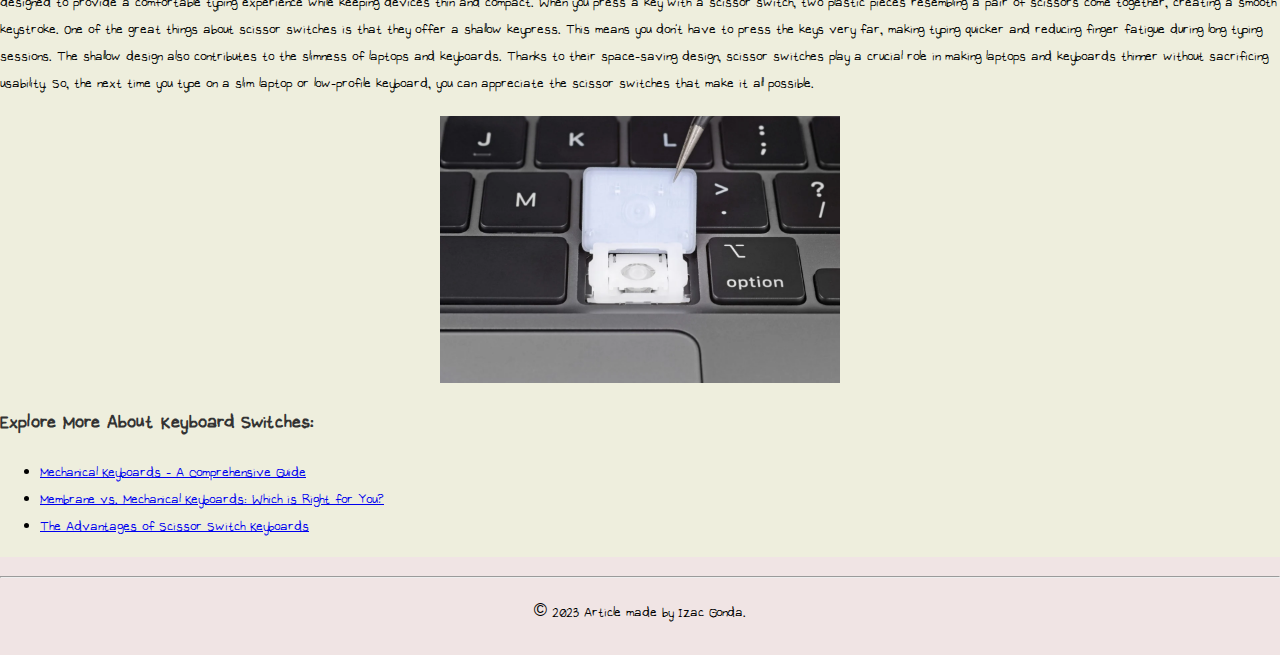
<file: ACT1.2/ACT1.2/ACT1.2.html>
<!DOCTYPE html>
<html>

<head>
    <title>Keyboard Switches - Does it Matter?</title>
    <style>
        @font-face {
            font-family: 'CustomFont';
            src: url('mono.ttf') format('truetype');
        }
        
        body {
            font-family: 'CustomFont', sans-serif;
            font-size: 18px;
            line-height: 1.5;
            margin: 0;
            padding: 0;
            background-color: #f0f0f0;
        }
        
        header {
            background-color: black;
            color: #fff;
            text-align: center;
            padding: 20px;
        }
        
        nav ul {
            list-style-type: none;
            margin: 0;
            padding: 0;
            text-align: center;
        }
        
        nav ul li {
            display: inline;
            margin-right: 20px;
        }
        
        h1 {
            font-size: 36px;
            color: whitesmoke;
            /* Header text color */
        }
        
        h2 {
            font-size: 24px;
            color: #333;
            /* Subheader text color */
        }
        
        p {
            margin: 20px 0;
            color: #000000;
            /* Paragraph text color */
        }
        
        img {
            max-width: 100%;
            height: auto;
            display: block;
            margin: 20px auto;
        }
        
        footer {
            background-color: rgb(240, 228, 228);
            color: whitesmoke;
            text-align: center;
            padding: 10px 0;
        }
    </style>
</head>

<body style="background-color:#eeeedd">
    <header>
        <h1>Keyboard Switches - Does it Matter?</h1>
    </header>

    <nav>
        <ul>
            <li><a href="#mechanical-switches">Mechanical Switches</a></li>
            <li><a href="#membrane-switches">Membrane Switches</a></li>
            <li><a href="#scissor-switches">Scissor Switches</a></li>
            <li><a href="#explore-more">Explore More</a></li>
        </ul>
    </nav>

    <main>
        <img src="disimagekb.png" alt="keyboard" width="500" height="600">


        <section id="mechanical-switches">
            <h2>Mechanical Switches</h2>
            <p>
                Mechanical switches are known for their tactile feedback and audible click sound. They are popular among gamers and typists who prefer a precise and tactile typing experience. Some people prefer this because when you press them, you can feel a little
                bump, and they make a satisfying click sound. People who love playing games and those who type a lot really like these switches because they make typing feel precise and enjoyable. So, if you want your typing and gaming to feel extra nice,
                mechanical switches are the way to go!



            </p>

            <img src="mswitches.jpeg" alt="Mechanical Switch" width="400">
        </section>

        <section id="membrane-switches">
            <h2>Membrane Switches</h2>
            <p>
                Membrane switches are a popular choice due to their cost-effectiveness and versatility, finding extensive application in a wide range of keyboards. These switches operate by utilizing rubber domes to detect and record key presses. This design not only
                makes them affordable but also contributes to a quieter typing experience when compared to the more audible keystrokes produced by mechanical switches. This combination of affordability and quiet performance has made membrane switches
                a preferred option for many keyboard users.
            </p>

            <img src="membrane.jpeg" alt="Membrane Switch" width="400">
        </section>

        <section id="scissor-switches">
            <h2>Scissor Switches</h2>
            <p>
                Scissor switches are a type of keyboard mechanism commonly found in slim laptops and sleek low-profile keyboards. They're known for their user-friendly design and are favored in portable devices. These switches are designed to provide a comfortable typing
                experience while keeping devices thin and compact. When you press a key with a scissor switch, two plastic pieces resembling a pair of scissors come together, creating a smooth keystroke. One of the great things about scissor switches
                is that they offer a shallow keypress. This means you don't have to press the keys very far, making typing quicker and reducing finger fatigue during long typing sessions. The shallow design also contributes to the slimness of laptops
                and keyboards. Thanks to their space-saving design, scissor switches play a crucial role in making laptops and keyboards thinner without sacrificing usability. So, the next time you type on a slim laptop or low-profile keyboard, you can
                appreciate the scissor switches that make it all possible.
            </p>

            <img src="scissorswitchmac.png" alt="Scissor Switch" width="400">
        </section>

        <section id="explore-more">
            <h2>Explore More About Keyboard Switches:</h2>
            <ul>
                <li><a href="https://www.zdnet.com/article/mechanical-keyboards-guide/">Mechanical Keyboards - A Comprehensive Guide</a></li>
                <li><a href="https://kineticlabs.com/blog/mechanical-keyboards-vs-membrane-keyboards">Membrane vs. Mechanical Keyboards: Which is Right for You?</a></li>
                <li><a href="https://www.gadgetreview.com/what-is-scissor-switch-keyboard">The Advantages of Scissor Switch Keyboards</a></li>
            </ul>
        </section>
    </main>

    <footer>
        <hr>
        <p>© 2023 Article made by Izac Gonda.</p>
    </footer>
</body>

</html>
</file>
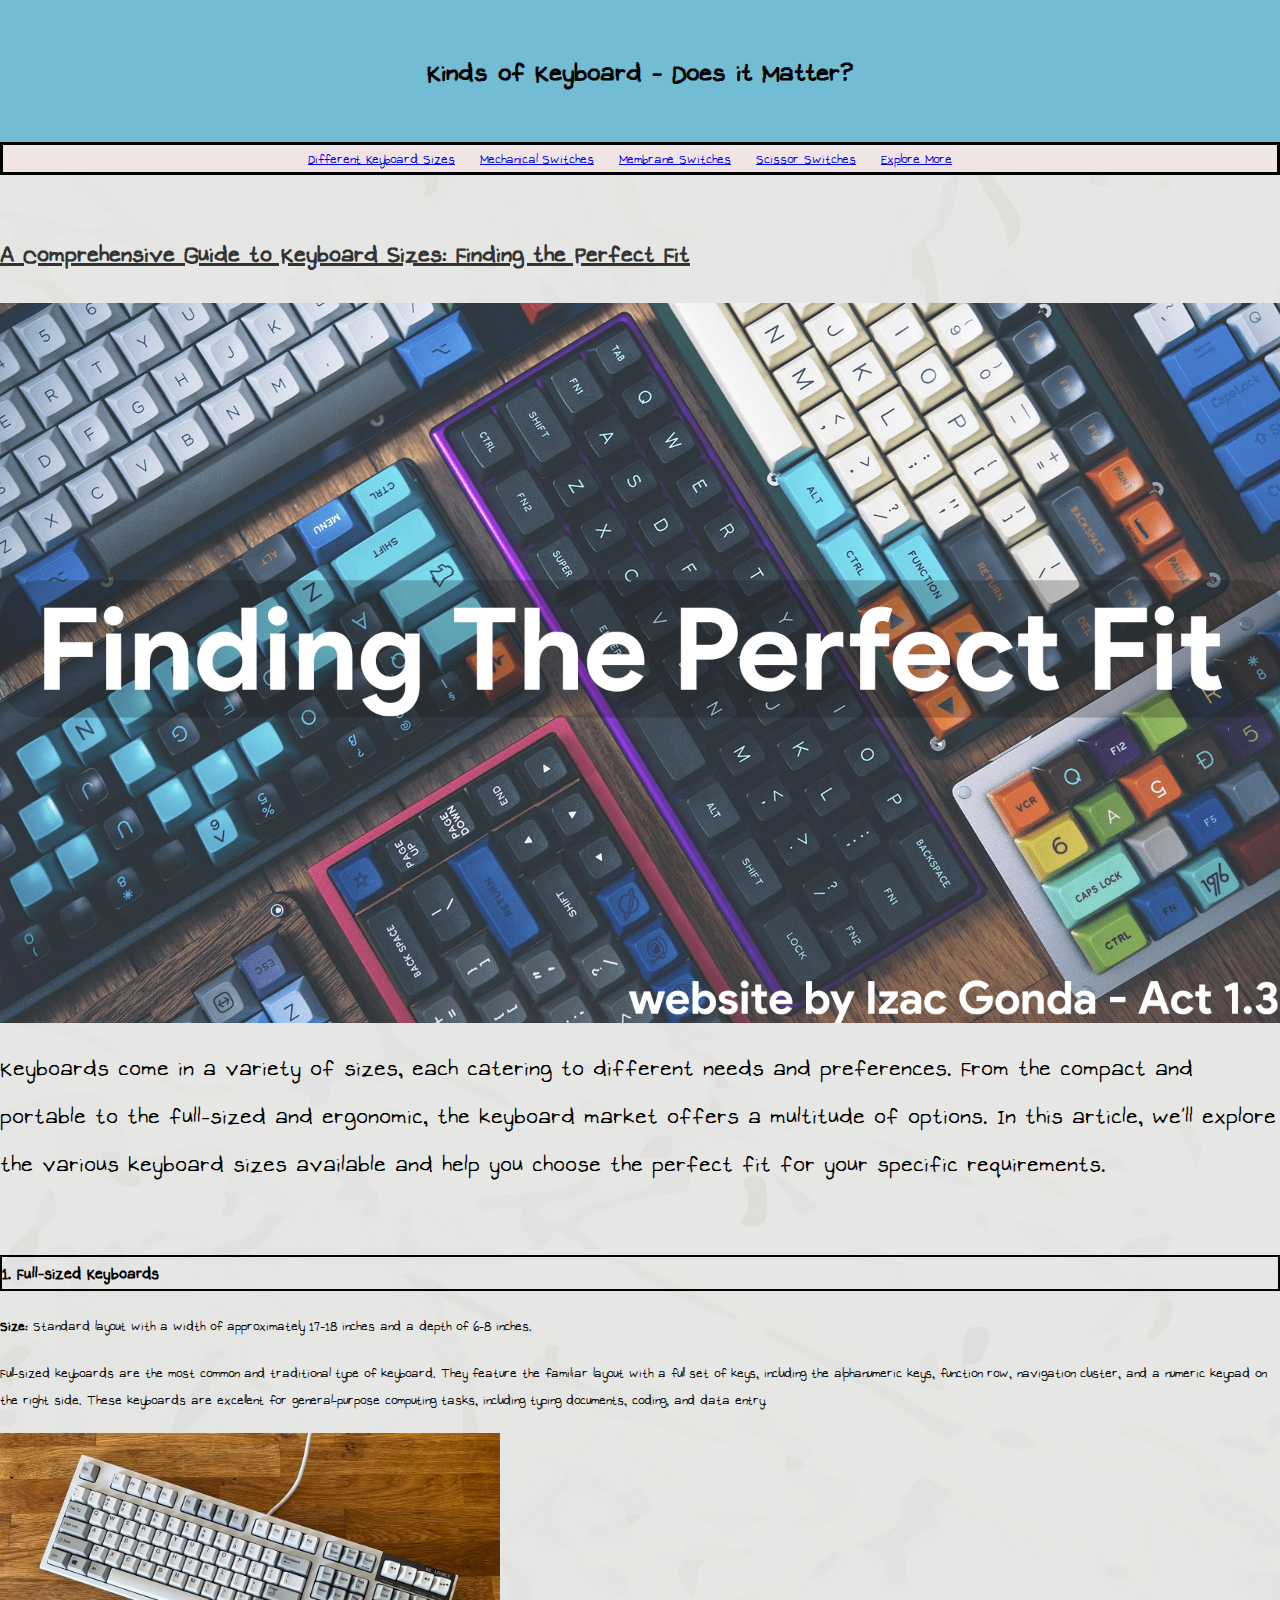
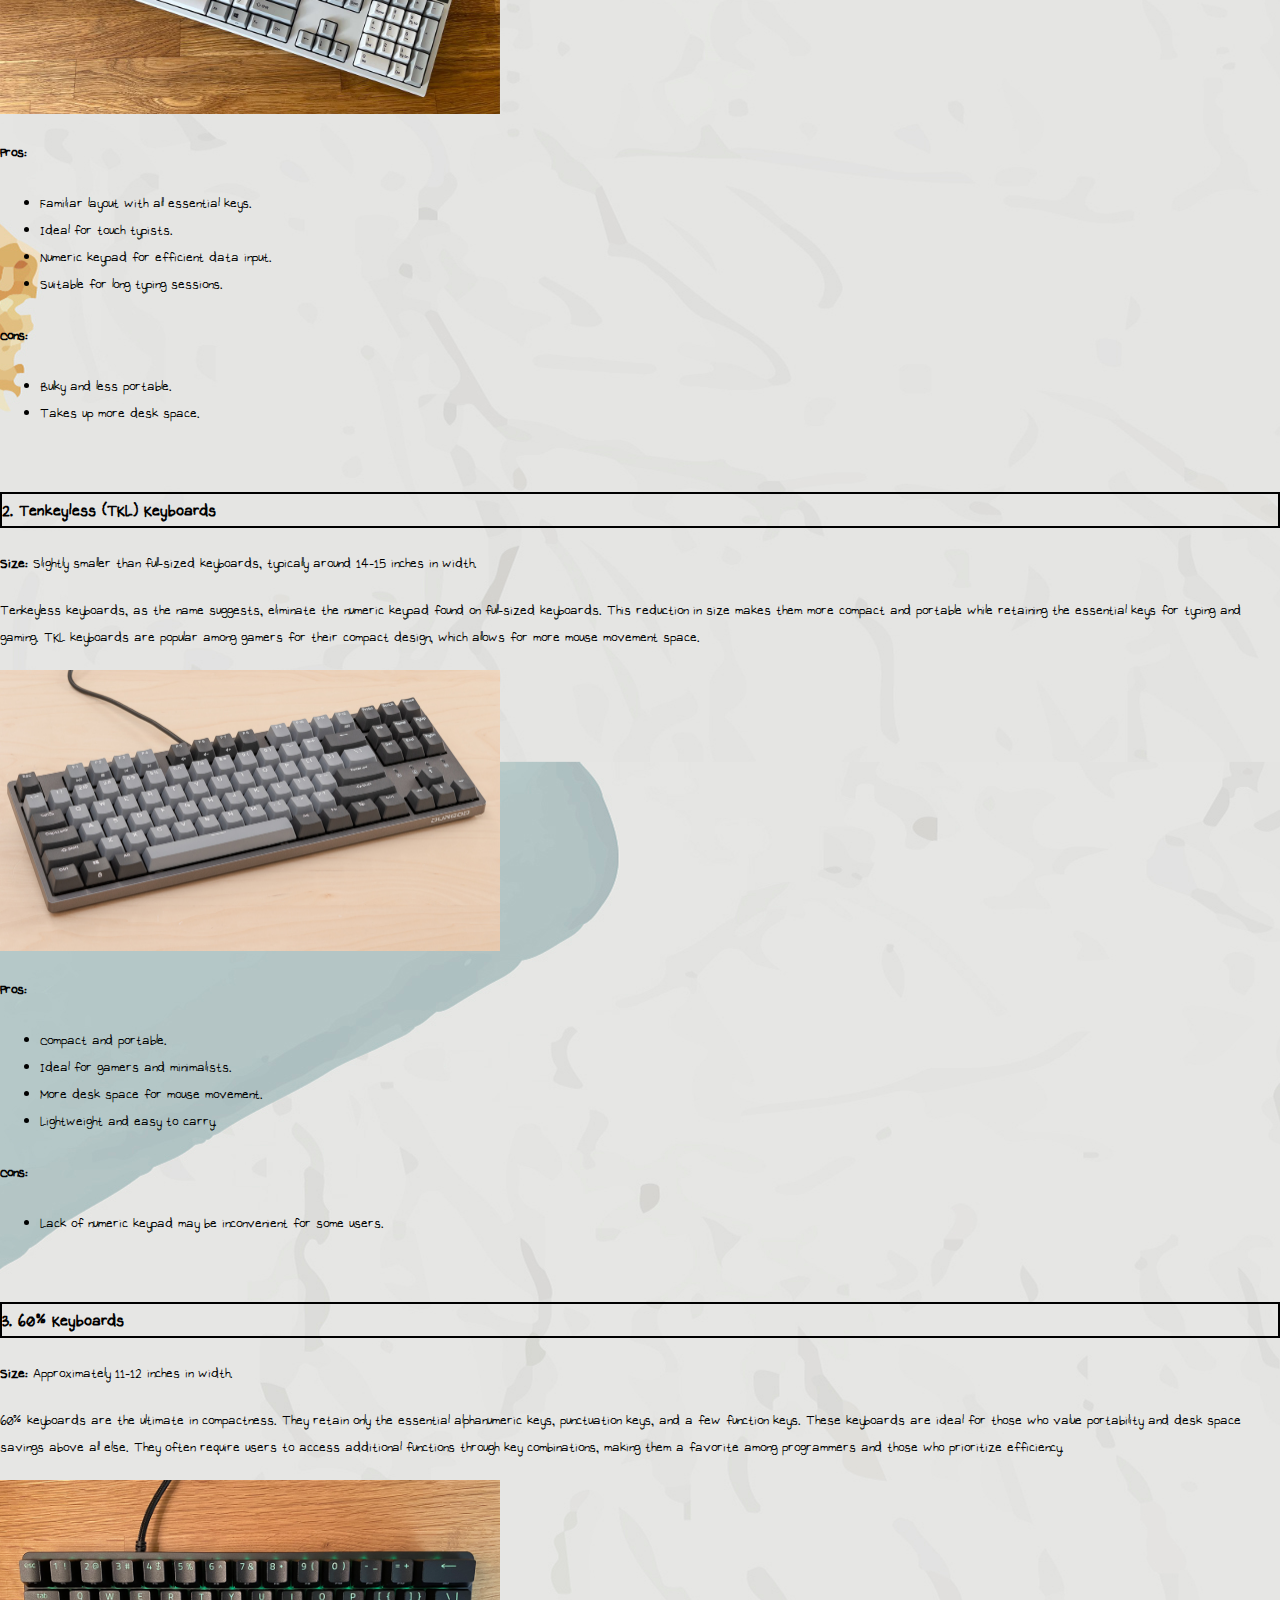
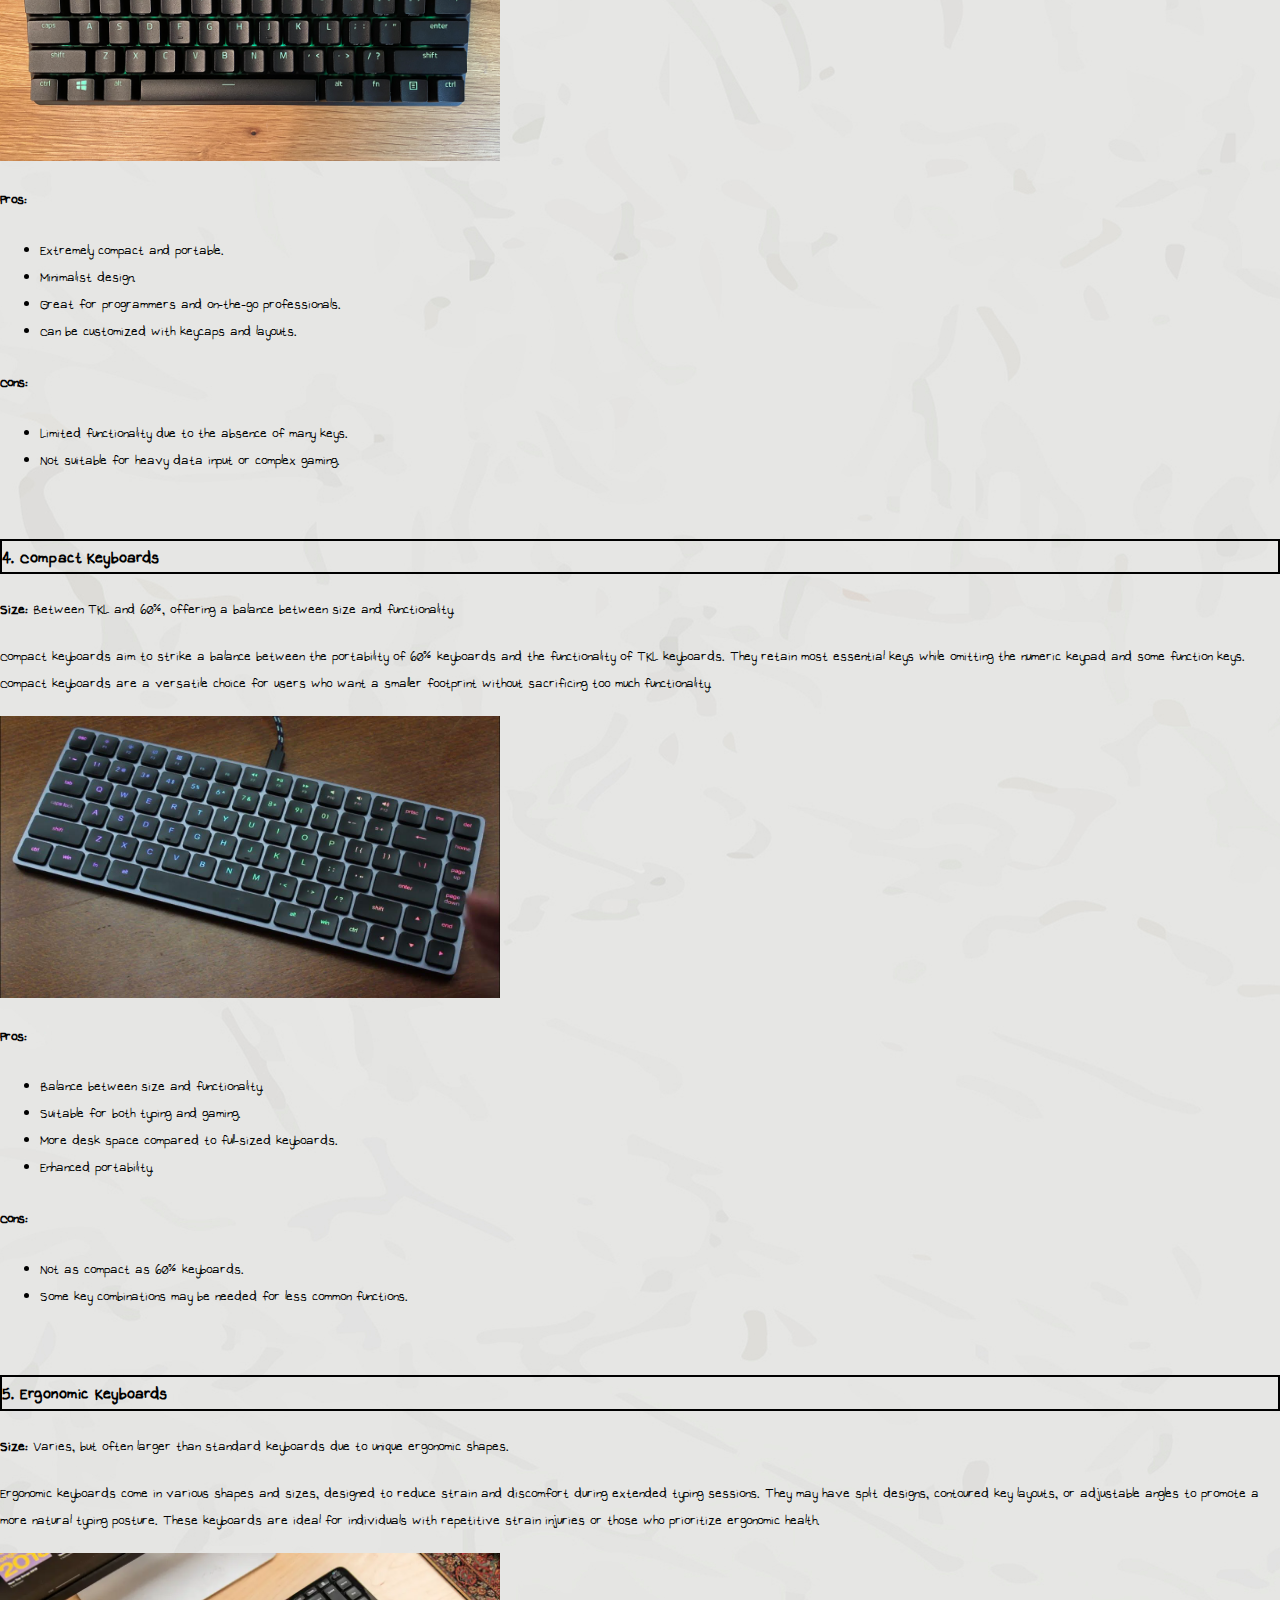
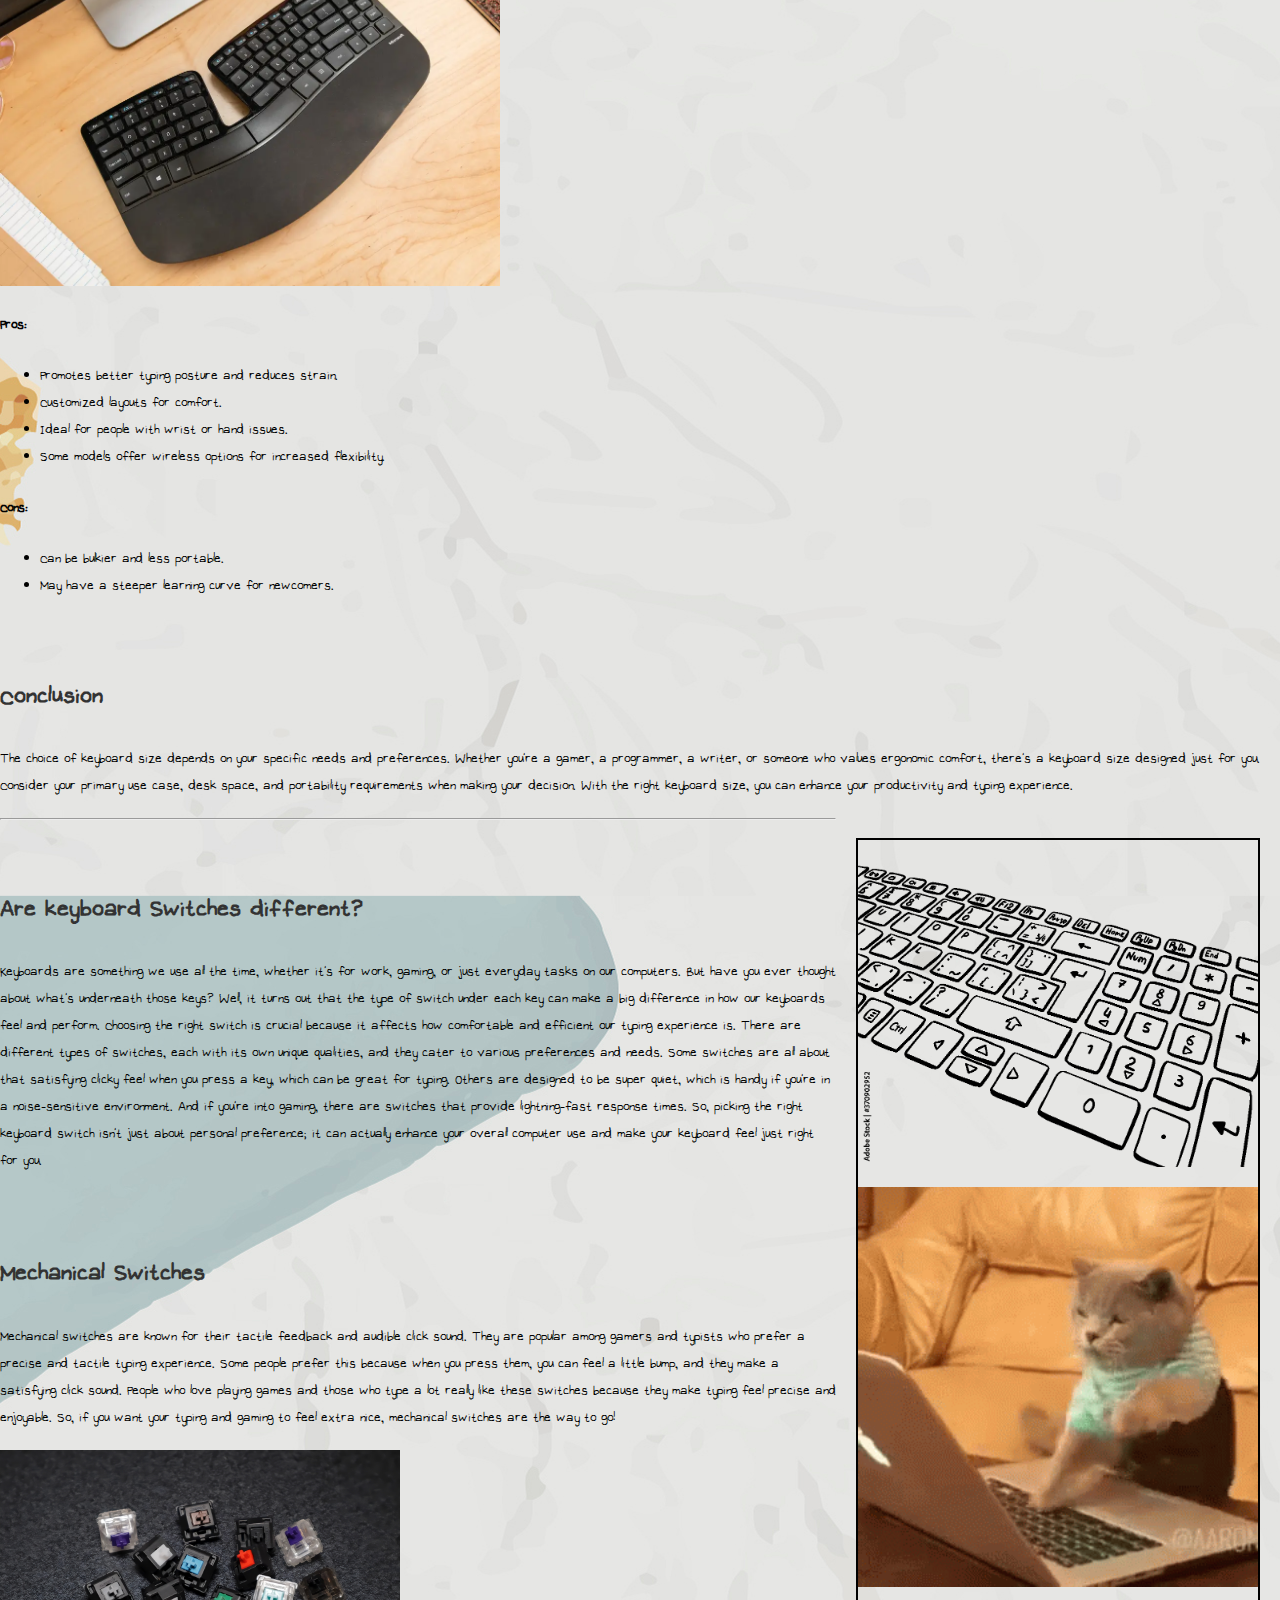
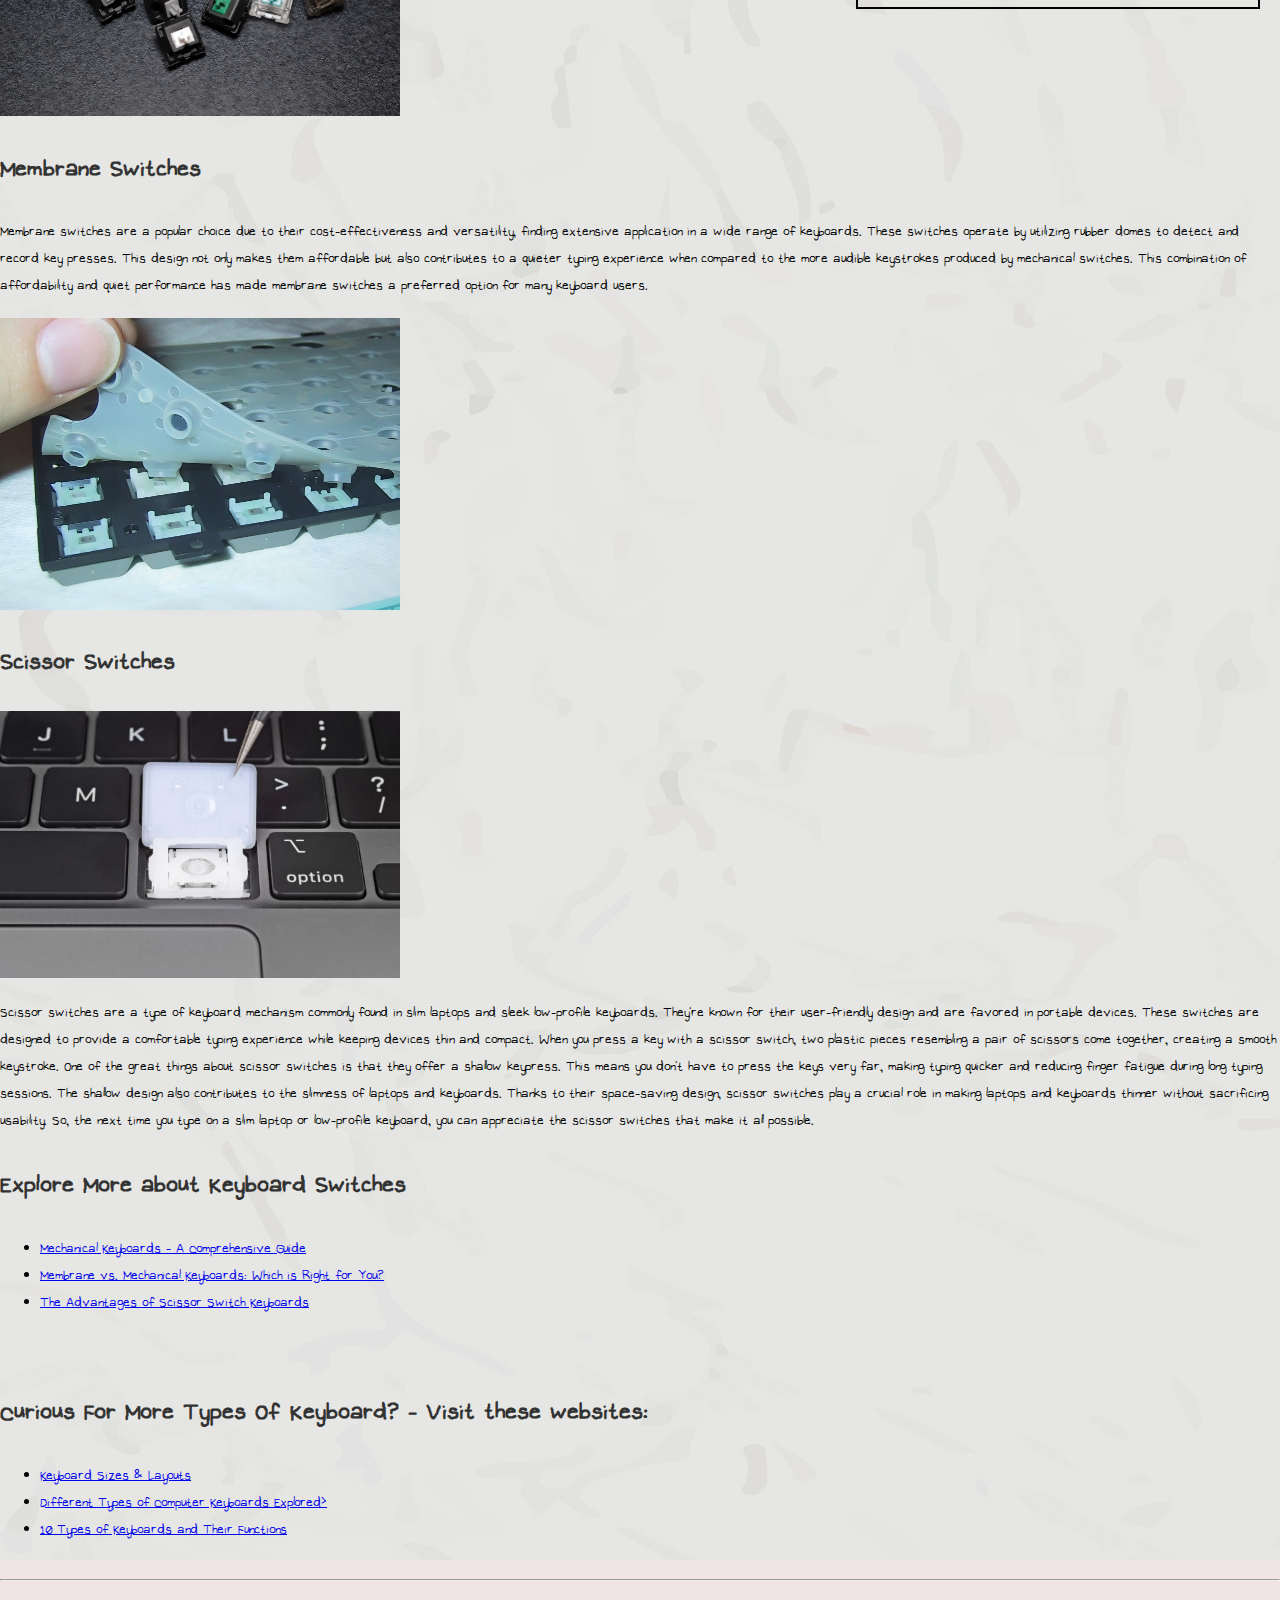
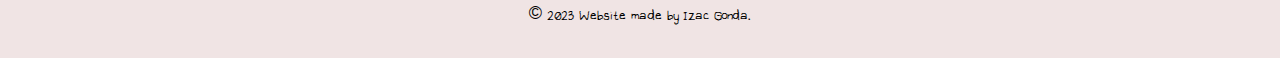
<file: ACT1.3/ACT1.3/ACT1.3.html>
<!DOCTYPE html>
<html>

<head>
    <title>Kinds Of Keyboard </title>
    <link rel="stylesheet" type="text/css" href="css/styles.css">
    <!--This line links to an external CSS file for styling -->
</head>

<body>

    <header>
        <h1> Kinds of Keyboard - Does it Matter?</h1>
    </header>

    <nav id="headernav0">
        <!-- This is the navigation menu at the top of page -->
        <ul>
            <li><a href="#keyboard-sizes">Different Keyboard Sizes</a></li>
            <li><a href="#mechanical-switches">Mechanical Switches</a></li>
            <li><a href="#membrane-switches">Membrane Switches</a></li>
            <li><a href="#scissor-switches">Scissor Switches</a></li>
            <li><a href="#explore-more">Explore More</a></li>
        </ul>
    </nav>

    <main>
        <br>
        <section id="keyboard-sizes">
            <h2 class="animatedheader0"><u>A Comprehensive Guide to Keyboard Sizes: Finding the Perfect Fit</u></h2>
            <div class="headicenter">
                <!-- This is the main heading for the keyboard sizes section -->
                <img src="Pictures/headi.png" alt="Image Heading">
            </div>

            <p class="animatedheader0">Keyboards come in a variety of sizes, each catering to different needs and preferences. From the compact and portable to the full-sized and ergonomic, the keyboard market offers a multitude of options. In this article, we'll explore the various
                keyboard sizes available and help you choose the perfect fit for your specific requirements.</p>
            <br>

            <h3 class="info1">1. Full-sized Keyboards</h3>
            <p><strong>Size:</strong> Standard layout with a width of approximately 17-18 inches and a depth of 6-8 inches.</p>
            <p>Full-sized keyboards are the most common and traditional type of keyboard. They feature the familiar layout with a full set of keys, including the alphanumeric keys, function row, navigation cluster, and a numeric keypad on the right side.
                These keyboards are excellent for general-purpose computing tasks, including typing documents, coding, and data entry.</p>

            <img src="Pictures/fullsizedkb.jpg" alt="Full-Sized Kevboard" width="500" height="600">

            <h4>Pros:</h4>
            <ul>
                <li>Familiar layout with all essential keys.</li>
                <li>Ideal for touch typists.</li>
                <li>Numeric keypad for efficient data input.</li>
                <li>Suitable for long typing sessions.</li>
            </ul>
            <h4>Cons:</h4>
            <ul>
                <li>Bulky and less portable.</li>
                <li>Takes up more desk space.</li>
            </ul>
            <br>

            <h3 class="info1">2. Tenkeyless (TKL) Keyboards</h3>
            <p><strong>Size:</strong> Slightly smaller than full-sized keyboards, typically around 14-15 inches in width.</p>
            <p>Tenkeyless keyboards, as the name suggests, eliminate the numeric keypad found on full-sized keyboards. This reduction in size makes them more compact and portable while retaining the essential keys for typing and gaming. TKL keyboards are
                popular among gamers for their compact design, which allows for more mouse movement space.</p>

            <img src="Pictures/tenkeyless-medium.jpg" alt="10keysKeyboard" width="500" height="600">

            <h4>Pros:</h4>
            <ul>
                <li>Compact and portable.</li>
                <li>Ideal for gamers and minimalists.</li>
                <li>More desk space for mouse movement.</li>
                <li>Lightweight and easy to carry.</li>
            </ul>
            <h4>Cons:</h4>
            <ul>
                <li>Lack of numeric keypad may be inconvenient for some users.</li>
            </ul>
            <br>

            <h3 class="info1">3. 60% Keyboards</h3>
            <p><strong>Size:</strong> Approximately 11-12 inches in width.</p>
            <p>60% keyboards are the ultimate in compactness. They retain only the essential alphanumeric keys, punctuation keys, and a few function keys. These keyboards are ideal for those who value portability and desk space savings above all else. They
                often require users to access additional functions through key combinations, making them a favorite among programmers and those who prioritize efficiency.</p>

            <img src="Pictures/60percent.png" alt="60percent Keyboard" width="500" height="600">

            <h4>Pros:</h4>
            <ul>
                <li>Extremely compact and portable.</li>
                <li>Minimalist design.</li>
                <li>Great for programmers and on-the-go professionals.</li>
                <li>Can be customized with keycaps and layouts.</li>
            </ul>
            <h4>Cons:</h4>
            <ul>
                <li>Limited functionality due to the absence of many keys.</li>
                <li>Not suitable for heavy data input or complex gaming.</li>
            </ul>
            <br>

            <h3 class="info1">4. Compact Keyboards</h3>
            <p><strong>Size:</strong> Between TKL and 60%, offering a balance between size and functionality.</p>
            <p>Compact keyboards aim to strike a balance between the portability of 60% keyboards and the functionality of TKL keyboards. They retain most essential keys while omitting the numeric keypad and some function keys. Compact keyboards are a versatile
                choice for users who want a smaller footprint without sacrificing too much functionality.</p>

            <img src="Pictures/compactkb.jpg" alt="Compact Keyboard" width="500" height="600">

            <h4>Pros:</h4>
            <ul>
                <li>Balance between size and functionality.</li>
                <li>Suitable for both typing and gaming.</li>
                <li>More desk space compared to full-sized keyboards.</li>
                <li>Enhanced portability.</li>
            </ul>
            <h4>Cons:</h4>
            <ul>
                <li>Not as compact as 60% keyboards.</li>
                <li>Some key combinations may be needed for less common functions.</li>
            </ul>
            <br>

            <h3 class="info1">5. Ergonomic Keyboards</h3>
            <p><strong>Size:</strong> Varies, but often larger than standard keyboards due to unique ergonomic shapes.</p>
            <p>Ergonomic keyboards come in various shapes and sizes, designed to reduce strain and discomfort during extended typing sessions. They may have split designs, contoured key layouts, or adjustable angles to promote a more natural typing posture.
                These keyboards are ideal for individuals with repetitive strain injuries or those who prioritize ergonomic health.</p>

            <img src="Pictures/ergonomickb.png" alt="Ergonomic Keyboard" width="500" height="600">

            <h4>Pros:</h4>
            <ul>
                <li>Promotes better typing posture and reduces strain.</li>
                <li>Customized layouts for comfort.</li>
                <li>Ideal for people with wrist or hand issues.</li>
                <li>Some models offer wireless options for increased flexibility.</li>
            </ul>
            <h4>Cons:</h4>
            <ul>
                <li>Can be bulkier and less portable.</li>
                <li>May have a steeper learning curve for newcomers.</li>
            </ul>
            <br>

            <h2 class="animatedheader0">Conclusion</h2>
            <p>The choice of keyboard size depends on your specific needs and preferences. Whether you're a gamer, a programmer, a writer, or someone who values ergonomic comfort, there's a keyboard size designed just for you. Consider your primary use case,
                desk space, and portability requirements when making your decision. With the right keyboard size, you can enhance your productivity and typing experience.</p>
        </section>
        <div class="container2">
            <img src="Pictures/disimagekb.png" alt="keyboard" width="400" height="400">
            <img src="Pictures/cat-crazy-cat.gif" alt="cat typing" width="400" height="400">

        </div>


    </main>
    <hr>
    <br>
    <h2>Are keyboard Switches different?</h2>
    <p> Keyboards are something we use all the time, whether it's for work, gaming, or just everyday tasks on our computers. But have you ever thought about what's underneath those keys? Well, it turns out that the type of switch under each key can make a
        big difference in how our keyboards feel and perform. Choosing the right switch is crucial because it affects how comfortable and efficient our typing experience is. There are different types of switches, each with its own unique qualities, and
        they cater to various preferences and needs. Some switches are all about that satisfying clicky feel when you press a key, which can be great for typing. Others are designed to be super quiet, which is handy if you're in a noise-sensitive environment.
        And if you're into gaming, there are switches that provide lightning-fast response times. So, picking the right keyboard switch isn't just about personal preference; it can actually enhance your overall computer use and make your keyboard feel
        just right for you.
    </p>
    <br>

    <section id="mechanical-switches">
        <h2>Mechanical Switches</h2>
        <p>
            Mechanical switches are known for their tactile feedback and audible click sound. They are popular among gamers and typists who prefer a precise and tactile typing experience. Some people prefer this because when you press them, you can feel a little
            bump, and they make a satisfying click sound. People who love playing games and those who type a lot really like these switches because they make typing feel precise and enjoyable. So, if you want your typing and gaming to feel extra nice,
            mechanical switches are the way to go!
        </p>

        <img src="Pictures/mswitches.jpeg" alt="Mechanical Switch" width="400">
    </section>

    <section id="membrane-switches">
        <h2>Membrane Switches</h2>
        <p>
            Membrane switches are a popular choice due to their cost-effectiveness and versatility, finding extensive application in a wide range of keyboards. These switches operate by utilizing rubber domes to detect and record key presses. This design not only
            makes them affordable but also contributes to a quieter typing experience when compared to the more audible keystrokes produced by mechanical switches. This combination of affordability and quiet performance has made membrane switches a preferred
            option for many keyboard users.
        </p>

        <img src="Pictures/membrane.jpeg" alt="Membrane Switch" width="400">
    </section>

    <section id="scissor-switches">
        <h2>Scissor Switches</h2>

        <img src="Pictures/scissorswitchmac.png" alt="Scissor Switch" width="400">

        <p>
            Scissor switches are a type of keyboard mechanism commonly found in slim laptops and sleek low-profile keyboards. They're known for their user-friendly design and are favored in portable devices. These switches are designed to provide a comfortable typing
            experience while keeping devices thin and compact. When you press a key with a scissor switch, two plastic pieces resembling a pair of scissors come together, creating a smooth keystroke. One of the great things about scissor switches is that
            they offer a shallow keypress. This means you don't have to press the keys very far, making typing quicker and reducing finger fatigue during long typing sessions. The shallow design also contributes to the slimness of laptops and keyboards.
            Thanks to their space-saving design, scissor switches play a crucial role in making laptops and keyboards thinner without sacrificing usability. So, the next time you type on a slim laptop or low-profile keyboard, you can appreciate the scissor
            switches that make it all possible.
        </p>
    </section>

    <section id="explore-more">
        <h2 class="animatedheader0">Explore More about Keyboard Switches</h2>
        <div class="external links">
            <ul>
                <li><a href="https://www.zdnet.com/article/mechanical-keyboards-guide/">Mechanical Keyboards - A Comprehensive Guide</a></li>
                <li><a href="https://kineticlabs.com/blog/mechanical-keyboards-vs-membrane-keyboards">Membrane vs. Mechanical Keyboards: Which is Right for You?</a></li>
                <li><a href="https://www.gadgetreview.com/what-is-scissor-switch-keyboard">The Advantages of Scissor Switch Keyboards</a></li>
            </ul>
        </div>
    </section>
    <br>
    <section id="explore-more">

        <h2 class="animatedheader0"> Curious For More Types Of Keyboard? - Visit these websites:</h2>
        <ul>
            <li><a href="https://www.keyboard.university/100-courses/keyboard-sizes-layouts-gdeby">Keyboard Sizes & Layouts</a></li>
            <li><a href="https://ergonomictrends.com/different-types-of-computer-keyboards"> Different Types of Computer Keyboards Explored></a></li>
            <li><a href="https://yaletools.com/types-of-keyboards/">10 Types of Keyboards and Their Functions</a></li>
        </ul>

    </section>

    <footer>
        <hr>
        <p>© 2023 Website made by Izac Gonda.</p>
    </footer>
</body>

</html>
</file>
<file: ACT1.4/css/style.css>
* {
    padding: 0;
    margin: 0;
    box-sizing: border-box;
}

@font-face {
    font-family: 'CustomFont';
    src: url('../img/productsans.ttf') format('truetype');
    padding: 0;
    margin: 0;
    box-sizing: border-box;
    /* applies local custom font */
}

body {
    width: 100%;
    /* Adjust as needed */
    height: 100vh;
    /* Adjust as needed */
    background-image: url('../img/snowforest.gif');
    /* Replace 'your-image.gif' with the path to your GIF */
    background-size: 100% 100%;
    /* Maximize the size to fill the container */
    background-repeat: repeat;
    /* Repeat the background pattern */
    image-rendering: pixelated;
    /* Enable pixelation */
}


/* Apply the custom font to the entire HTML document */

html {
    font-family: 'CustomFont', sans-serif;
    font-size: 10px;
    scroll-behavior: smooth;
}


/* Remove underline from anchor (link) elements */

a {
    text-decoration: none;
}


/* Styling for countainer */

.container {
    min-height: 100vh;
    width: 100%;
    display: flex;
    align-items: center;
    justify-content: center;
}


/* Styling for images */

img {
    height: 100%;
    width: 100%;
    object-fit: cover;
}

p {
    color: black;
    font-size: 1.4rem;
    margin-top: 5px;
    line-height: 2.5rem;
    font-weight: 300;
    letter-spacing: 0.05rem;
}

.section-title {
    font-size: 4rem;
    font-weight: 300;
    color: black;
    margin-bottom: 10px;
    text-transform: uppercase;
    letter-spacing: 0.2rem;
    text-align: center;
}


/* Adding a blue color span inside section titles */

.section-title span {
    color: #00DFFF;
}


/* Styling for buttons */

.cta {
    display: inline-block;
    padding: 10px 30px;
    color: white;
    background-color: transparent;
    border: 2px solid #00DFFF;
    font-size: 2rem;
    text-transform: uppercase;
    letter-spacing: 0.1rem;
    margin-top: 30px;
    transition: 0.3s ease;
    transition-property: background-color, color;
}

.cta:hover {
    color: white;
    background-color: #00DFFF;
}


/* Styling for the brand's name */

.brand h1 {
    font-size: 3rem;
    text-transform: uppercase;
    color: white;
}

.brand h1 span {
    color: #00DFFF;
}


/* Header section */

#header {
    position: fixed;
    z-index: 1000;
    left: 0;
    top: 0;
    width: 100vw;
    height: auto;
}


/* Styling for the header background */

#header .header {
    min-height: 8vh;
    background-color: rgba(31, 30, 30, 0.24);
    transition: 0.3s ease background-color;
}

#header .nav-bar {
    display: flex;
    align-items: center;
    justify-content: space-between;
    width: 100%;
    height: 100%;
    max-width: 1300px;
    padding: 0 10px;
}

#header .nav-list ul {
    list-style: none;
    position: absolute;
    background-color: rgb(31, 30, 30);
    width: 100vw;
    height: 100vh;
    left: 100%;
    top: 0;
    display: flex;
    flex-direction: column;
    justify-content: center;
    align-items: center;
    z-index: 1;
    overflow-x: hidden;
    transition: 0.5s ease left;
}

#header .nav-list ul.active {
    left: 0%;
}

#header .nav-list ul a {
    font-size: 2.5rem;
    font-weight: 500;
    letter-spacing: 0.2rem;
    text-decoration: none;
    color: white;
    text-transform: uppercase;
    padding: 20px;
    display: block;
}

#header .nav-list ul a::after {
    content: attr(data-after);
    position: absolute;
    top: 50%;
    left: 50%;
    transform: translate(-50%, -50%) scale(0);
    color: rgba(240, 248, 255, 0.021);
    font-size: 13rem;
    letter-spacing: 50px;
    z-index: -1;
    transition: 0.3s ease letter-spacing;
}

#header .nav-list ul li:hover a::after {
    transform: translate(-50%, -50%) scale(1);
    letter-spacing: initial;
}

#header .nav-list ul li:hover a {
    color: #00DFFF;
}

#header .hamburger {
    height: 60px;
    width: 60px;
    display: inline-block;
    border: 3px solid white;
    border-radius: 50%;
    position: relative;
    display: flex;
    align-items: center;
    justify-content: center;
    z-index: 100;
    cursor: pointer;
    transform: scale(0.8);
    margin-right: 20px;
}

#header .hamburger:after {
    position: absolute;
    content: '';
    height: 100%;
    width: 100%;
    border-radius: 50%;
    border: 3px solid white;
    animation: hamburger_puls 1s ease infinite;
}

#header .hamburger .bar {
    height: 2px;
    width: 30px;
    position: relative;
    background-color: white;
    z-index: -1;
}

#header .hamburger .bar::after,
#header .hamburger .bar::before {
    content: '';
    position: absolute;
    height: 100%;
    width: 100%;
    left: 0;
    background-color: white;
    transition: 0.3s ease;
    transition-property: top, bottom;
}

#header .hamburger .bar::after {
    top: 8px;
}

#header .hamburger .bar::before {
    bottom: 8px;
}

#header .hamburger.active .bar::before {
    bottom: 0;
}

#header .hamburger.active .bar::after {
    top: 0;
}


/* End Header section */


/* Hero Section */

#hero {
    background-image: url(../img/headi.png);
    background-size: cover;
    background-position: top center;
    position: relative;
    z-index: 1;
}

#hero::after {
    content: '';
    position: absolute;
    left: 0;
    top: 0;
    height: 100%;
    width: 100%;
    background-color: black;
    opacity: 0.7;
    z-index: -1;
}

#hero .hero {
    max-width: 1200px;
    margin: 0 auto;
    padding: 0 50px;
    justify-content: flex-start;
}

#hero h1 {
    display: block;
    width: fit-content;
    font-size: 4rem;
    position: relative;
    color: transparent;
    animation: text_reveal 0.5s ease forwards;
    animation-delay: 1s;
}

#hero h1:nth-child(1) {
    animation-delay: 1s;
}

#hero h1:nth-child(2) {
    animation-delay: 2s;
}

#hero h1:nth-child(3) {
    animation: text_reveal_name 0.5s ease forwards;
    animation-delay: 3s;
}

#hero h1 span {
    position: absolute;
    top: 0;
    left: 0;
    height: 100%;
    width: 0;
    background-color: #00DFFF;
    animation: text_reveal_box 1s ease;
    animation-delay: 0.5s;
}

#hero h1:nth-child(1) span {
    animation-delay: 0.5s;
}

#hero h1:nth-child(2) span {
    animation-delay: 1.5s;
}

#hero h1:nth-child(3) span {
    animation-delay: 2.5s;
}


/* End Hero Section */


/* Services Section */

#services .services {
    display: flex;
    flex-direction: column;
    text-align: center;
    max-width: 1500px;
    margin: 0 auto;
    padding: 100px 0;
}

#services .service-top {
    max-width: 2200px;
    margin: 0 auto;
    background-image: url(../img/headi2.png);
    background-size: cover;
    background-position: center;
    position: relative;
    z-index: 1;
    box-sizing: border-box;
}

#services:after {
    content: '';
    position: absolute;
    left: 0;
    top: 0;
    height: 200%;
    width: 200%;
    background-color: black;
    opacity: 0.7;
    z-index: -1;
}

#services .service-bottom {
    display: flex;
    align-items: center;
    justify-content: center;
    flex-wrap: wrap;
    margin-top: 50px;
}

#services .service-item {
    flex-basis: 110%;
    display: flex;
    align-items: flex-start;
    justify-content: center;
    flex-direction: column;
    padding: 30px;
    border-radius: 10px;
    background-image: url(../img/img-1.png);
    background-size: cover;
    margin: 10px 5%;
    position: relative;
    z-index: 1;
    overflow: hidden;
}

#services .service-item::after {
    content: '';
    position: absolute;
    left: 0;
    top: 0;
    height: 100%;
    width: 100%;
    background-image: linear-gradient(60deg, #29323c 0%, #485563 100%);
    opacity: 0.9;
    z-index: -1;
}

#services .service-bottom .icon {
    height: 80px;
    width: 80px;
    margin-bottom: 20px;
}

#services .service-item h2 {
    font-size: 2rem;
    color: white;
    margin-bottom: 10px;
    text-transform: uppercase;
}

#services .service-item p {
    color: white;
    text-align: left;
}


/* End Services Section */


/* Projects section */

#projects .projects {
    flex-direction: column;
    max-width: 1200px;
    margin: 0 auto;
    padding: 100px 0;
}

#projects .projects-header h1 {
    margin-bottom: 50px;
}

#projects .all-projects {
    display: flex;
    align-items: center;
    justify-content: center;
    flex-direction: column;
}

#projects .project-item {
    display: flex;
    align-items: center;
    justify-content: center;
    flex-direction: column;
    width: 80%;
    margin: 20px auto;
    overflow: hidden;
    border-radius: 10px;
}

#projects .project-info {
    padding: 30px;
    flex-basis: 50%;
    height: 100%;
    display: flex;
    align-items: flex-start;
    justify-content: center;
    flex-direction: column;
    background-image: linear-gradient(60deg, #29323c 0%, #485563 100%);
    color: white;
}

#projects .project-info h1 {
    font-size: 4rem;
    font-weight: 500;
}

#projects .project-info h2 {
    font-size: 1.8rem;
    font-weight: 500;
    margin-top: 10px;
}

#projects .project-info p {
    color: white;
}

#projects .project-img {
    flex-basis: 50%;
    height: 300px;
    overflow: hidden;
    position: relative;
}

#projects .project-img:after {
    content: '';
    position: absolute;
    left: 0;
    top: 0;
    height: 100%;
    width: 100%;
    background-image: linear-gradient(60deg, #29323c 0%, #485563 100%);
    opacity: 0.7;
}

#projects .project-img img {
    transition: 0.3s ease transform;
}

#projects .project-item:hover .project-img img {
    transform: scale(1.1);
}


/* End Projects section */


/* About Section */

#about .about {
    flex-direction: column-reverse;
    text-align: center;
    max-width: 1200px;
    margin: 0 auto;
    padding: 100px 20px;
}

#about .col-left {
    width: 250px;
    height: 360px;
}

#about .col-right {
    width: 100%;
}

#about .col-right h2 {
    font-size: 1.8rem;
    font-weight: 500;
    letter-spacing: 0.2rem;
    margin-bottom: 10px;
}

#about .col-right p {
    margin-bottom: 20px;
}

#about .col-right .cta {
    color: black;
    margin-bottom: 50px;
    padding: 10px 20px;
    font-size: 2rem;
}

#about .col-left .about-img {
    height: 100%;
    width: 100%;
    position: relative;
    border: 10px solid white;
}

#about .col-left .about-img::after {
    content: '';
    position: absolute;
    left: -33px;
    top: 19px;
    height: 98%;
    width: 98%;
    border: 7px solid #00DFFF;
    z-index: -1;
}


/* End About Section */


/* contact Section */

#contact .contact {
    flex-direction: column;
    max-width: 1200px;
    margin: 0 auto;
    width: 90%;
}

#contact .contact-items {
    /* max-width: 400px; */
    width: 100%;
}

#contact .contact-item {
    width: 80%;
    padding: 20px;
    text-align: center;
    border-radius: 10px;
    padding: 30px;
    margin: 30px;
    display: flex;
    justify-content: center;
    align-items: center;
    flex-direction: column;
    box-shadow: 0px 0px 18px 0 #0000002c;
    transition: 0.3s ease box-shadow;
}

#contact .contact-item:hover {
    box-shadow: 0px 0px 5px 0 #0000002c;
}

#contact .icon {
    width: 70px;
    margin: 0 auto;
    margin-bottom: 10px;
}

#contact .contact-info h1 {
    font-size: 2.5rem;
    font-weight: 500;
    margin-bottom: 5px;
}

#contact .contact-info h2 {
    font-size: 1.3rem;
    line-height: 2rem;
    font-weight: 500;
}


/*End contact Section */


/* Footer */

#footer {
    background-image: linear-gradient(60deg, #29323c 0%, #485563 100%);
}

#footer .footer {
    min-height: 200px;
    flex-direction: column;
    padding-top: 50px;
    padding-bottom: 10px;
}

#footer h2 {
    color: white;
    font-weight: 500;
    font-size: 1.8rem;
    letter-spacing: 0.1rem;
    margin-top: 10px;
    margin-bottom: 10px;
}

#footer .social-icon {
    display: flex;
    margin-bottom: 30px;
}

#footer .social-item {
    height: 50px;
    width: 50px;
    margin: 0 5px;
}

#footer .social-item img {
    filter: grayscale(1);
    transition: 0.3s ease filter;
}

#footer .social-item:hover img {
    filter: grayscale(0);
}

#footer p {
    color: white;
    font-size: 1.3rem;
}


/* End Footer */


/* Keyframes */

@keyframes hamburger_puls {
    0% {
        opacity: 1;
        transform: scale(1);
    }
    100% {
        opacity: 0;
        transform: scale(1.4);
    }
}

@keyframes text_reveal_box {
    50% {
        width: 100%;
        left: 0;
    }
    100% {
        width: 0;
        left: 100%;
    }
}

@keyframes text_reveal {
    100% {
        color: white;
    }
}

@keyframes text_reveal_name {
    100% {
        color: #00DFFF;
        font-weight: 500;
    }
}


/* End Keyframes */


/* Media Query For Tablet */

@media only screen and (min-width: 768px) {
    .cta {
        font-size: 2.5rem;
        padding: 20px 60px;
    }
    h1.section-title {
        font-size: 6rem;
    }
    /* Hero */
    #hero h1 {
        font-size: 7rem;
    }
    /* End Hero */
    /* Services Section */
    #services .service-bottom .service-item {
        flex-basis: 45%;
        margin: 2.5%;
    }
    /* End Services Section */
    /* Project */
    #projects .project-item {
        flex-direction: row;
    }
    #projects .project-item:nth-child(even) {
        flex-direction: row-reverse;
    }
    #projects .project-item {
        height: 400px;
        margin: 0;
        width: 100%;
        border-radius: 0;
    }
    #projects .all-projects .project-info {
        height: 100%;
    }
    #projects .all-projects .project-img {
        height: 100%;
    }
    /* End Project */
    /* About */
    #about .about {
        flex-direction: row;
    }
    #about .col-left {
        width: 600px;
        height: 400px;
        padding-left: 60px;
    }
    #about .about .col-left .about-img::after {
        left: -45px;
        top: 34px;
        height: 98%;
        width: 98%;
        border: 10px solid #00DFFF;
    }
    #about .col-right {
        text-align: left;
        padding: 30px;
    }
    #about .col-right h1 {
        text-align: left;
    }
    /* End About */
    /* contact  */
    #contact .contact {
        flex-direction: column;
        padding: 100px 0;
        align-items: center;
        justify-content: center;
        min-width: 20vh;
    }
    #contact .contact-items {
        width: 100%;
        display: flex;
        flex-direction: row;
        justify-content: space-evenly;
        margin: 0;
    }
    #contact .contact-item {
        width: 30%;
        margin: 0;
        flex-direction: row;
    }
    #contact .contact-item .icon {
        height: 100px;
        width: 100px;
    }
    #contact .contact-item .icon img {
        object-fit: contain;
    }
    #contact .contact-item .contact-info {
        width: 100%;
        text-align: left;
        padding-left: 20px;
    }
    /* End contact  */
}


/* End Media Query For Tablet */


/* Media Query For Desktop */

@media only screen and (min-width: 1200px) {
    /* header */
    #header .hamburger {
        display: none;
    }
    #header .nav-list ul {
        position: initial;
        display: block;
        height: auto;
        width: fit-content;
        background-color: transparent;
    }
    #header .nav-list ul li {
        display: inline-block;
    }
    #header .nav-list ul li a {
        font-size: 1.8rem;
    }
    #header .nav-list ul a:after {
        display: none;
    }
    /* End header */
    #services .service-bottom .service-item {
        flex-basis: 22%;
        margin: 1.5%;
    }
}


/* End  Media Query For Desktop */

.issue {
    display: flex;
    align-items: center;
    margin: 20px;
}

.issue img {
    max-width: 358px;
    /*  adjust the size of gif displayed  */
    border: 3px solid #00aaff;
    border-radius: 5px;
}

.issue-text {
    margin-left: 20px;
    font-size: 34px;
}

.centered {
    display: flex;
    justify-content: center;
    align-items: center;
    height: 100vh;
}


/* Explanation:

 
 - padding, margin, and box-sizing: These properties are used to reset the default padding, margin, and box-sizing for all elements on the page. 
 - @font-face: This rule defines a custom font named 'CustomFont' and specifies its source. It allows you to use a custom font in your styles.

 - background-image, background-size, background-repeat: These properties are used in the body selector to set a background image for the webpage. 

 - text-decoration: none;: This is applied to anchor (a) elements, removing the default underlines from links, making them appear without underlines.

 - Various selectors like .container, img, p, .section-title, .cta, .brand, #header, #hero, #services, #projects, #about, #contact, and #footer are used to style different sections of webpage.

 - @keyframes: These define animations that can be applied to elements to add visual effects. For example, @keyframes hamburger_puls uses  animation for the navigation bar.

 - Media Queries: These are used to define different styles for various screen sizes. It applies to tablets and desktop screens, making it  responsive to different devices.

 - Classes like .issue, .centered, and their respective properties are used for specific elements or sections of the page.         
 
 Act 1.4 -  Izac Gonda - 12-PROG-2  */
</file>
<file: ACT1.3/ACT1.3/css/styles.css>
@font-face {
    font-family: 'CustomFont';
    src: url('../Pictures/mono.ttf') format('truetype');
    /* applies local custom font */
}

body {
    font-family: 'CustomFont', sans-serif;
    /* custom font */
    font-size: 18px;
    line-height: 1.5;
    margin: 0;
    padding: 0;
    background-image: url('../Pictures/v657-adj-51-abstractelements.jpg');
    /* applies image background */
    background-size: auto;
    background-position: center;
    background-repeat: repeat;
}

header {
    background-color: #72BCD4;
    color: black;
    text-align: center;
    padding: 20px;
    margin: 0;
    /* Style for headings, including border color and text color */
    .headicenter {
        border: solid black 2px;
        display: flex;
        justify-content: center;
        margin: 0;
        align-items: center;
        height: 100vh;
    }
    img {
        max-width: 100%;
        max-height: 100%;
    }
}

#headernav0 {
    background-color: rgb(240, 228, 228);
    border: 3px solid black;
}

nav ul {
    /*  Styles for navigation menu */
    list-style-type: none;
    margin: 0;
    padding: 0;
    text-align: center;
}

nav ul li {
    display: inline;
    margin-right: 20px;
}


/* Styles for headings
 and paragraphs */

h2 {
    font-size: 32px;
    color: #333;
}

.info1 {
    border: 2px solid black;
}

p {
    margin: 20px 0;
    color: #000000;
}

img {
    max-width: 100%;
    height: auto;
    display: block;
    margin: 20px 0;
}


/* New CSS for image placement ( image + cat typing gif in a border) */

.image-container {
    text-align: center;
}

.container2 {
    border: 2px solid black;
    float: right;
    margin: 20px;
}

footer {
    background-color: rgb(240, 228, 228);
    color: whitesmoke;
    text-align: center;
    padding: 10px 0;
}


/* This part of code defines a hover effect for an element with class "animatedheader0" */


/* Define the initial state of the ::before pseudo-element */

.animatedheader0::before {
    transform: scaleX(0);
    transform-origin: bottom right;
}

.animatedheader0:hover::before {
    transform: scaleX(1);
    /* Scale the element horizontally to 1 (full width) on hover */
    transform-origin: bottom left;
    /* Set the transformation origin to the bottom left corner on hover */
}


/* Style for the ::before pseudo-element */

.animatedheader0::before {
    content: " ";
    display: block;
    position: absolute;
    /* Position absolutely within the parent element */
    top: 0;
    right: 0;
    bottom: 0;
    left: 0;
    inset: 0 0 0 0;
    background: #ade6d8;
    /* Set the background color using Hex code */
    z-index: -1;
    transition: transform .3s ease;
}

.animatedheader0 {
    /* Style for the parent element with class "animatedheader0" */
    position: relative;
    /* Set the position to relative for proper stacking context */
    font-size: 32px;
}
</file>
